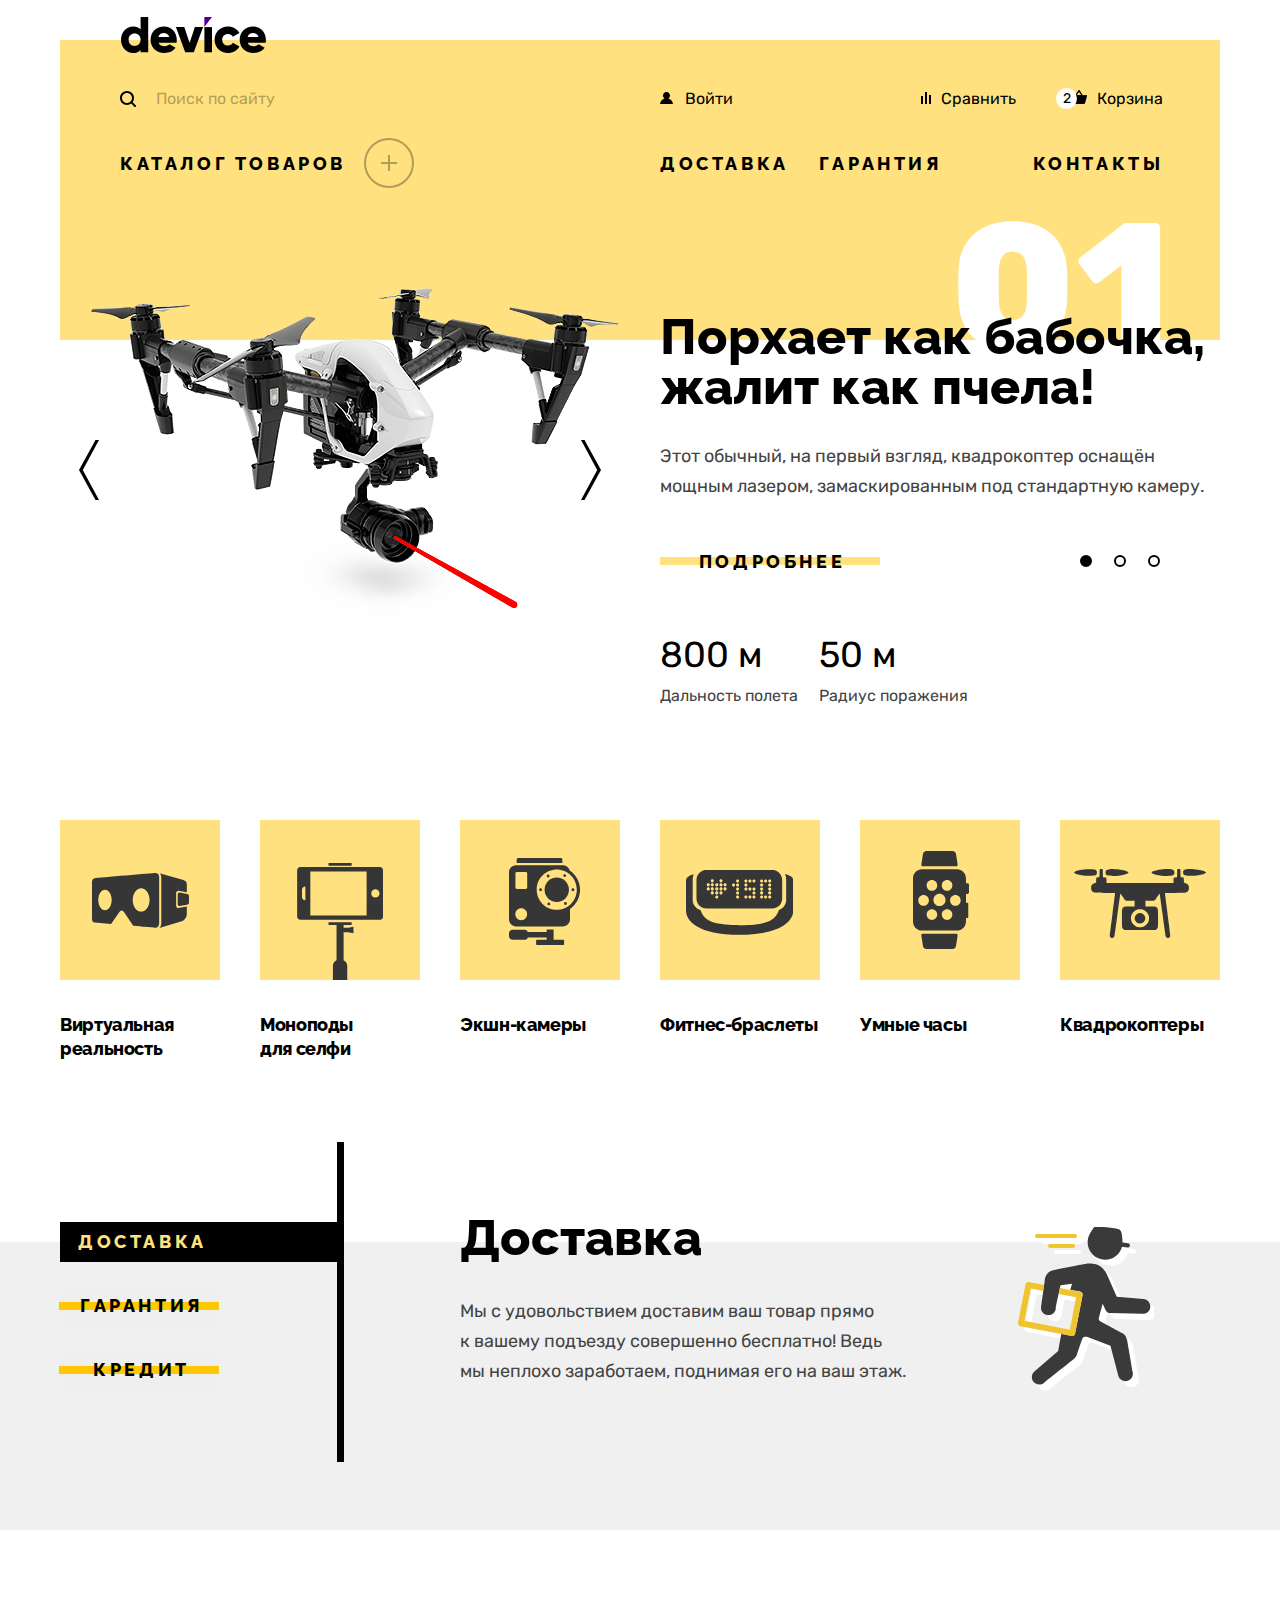
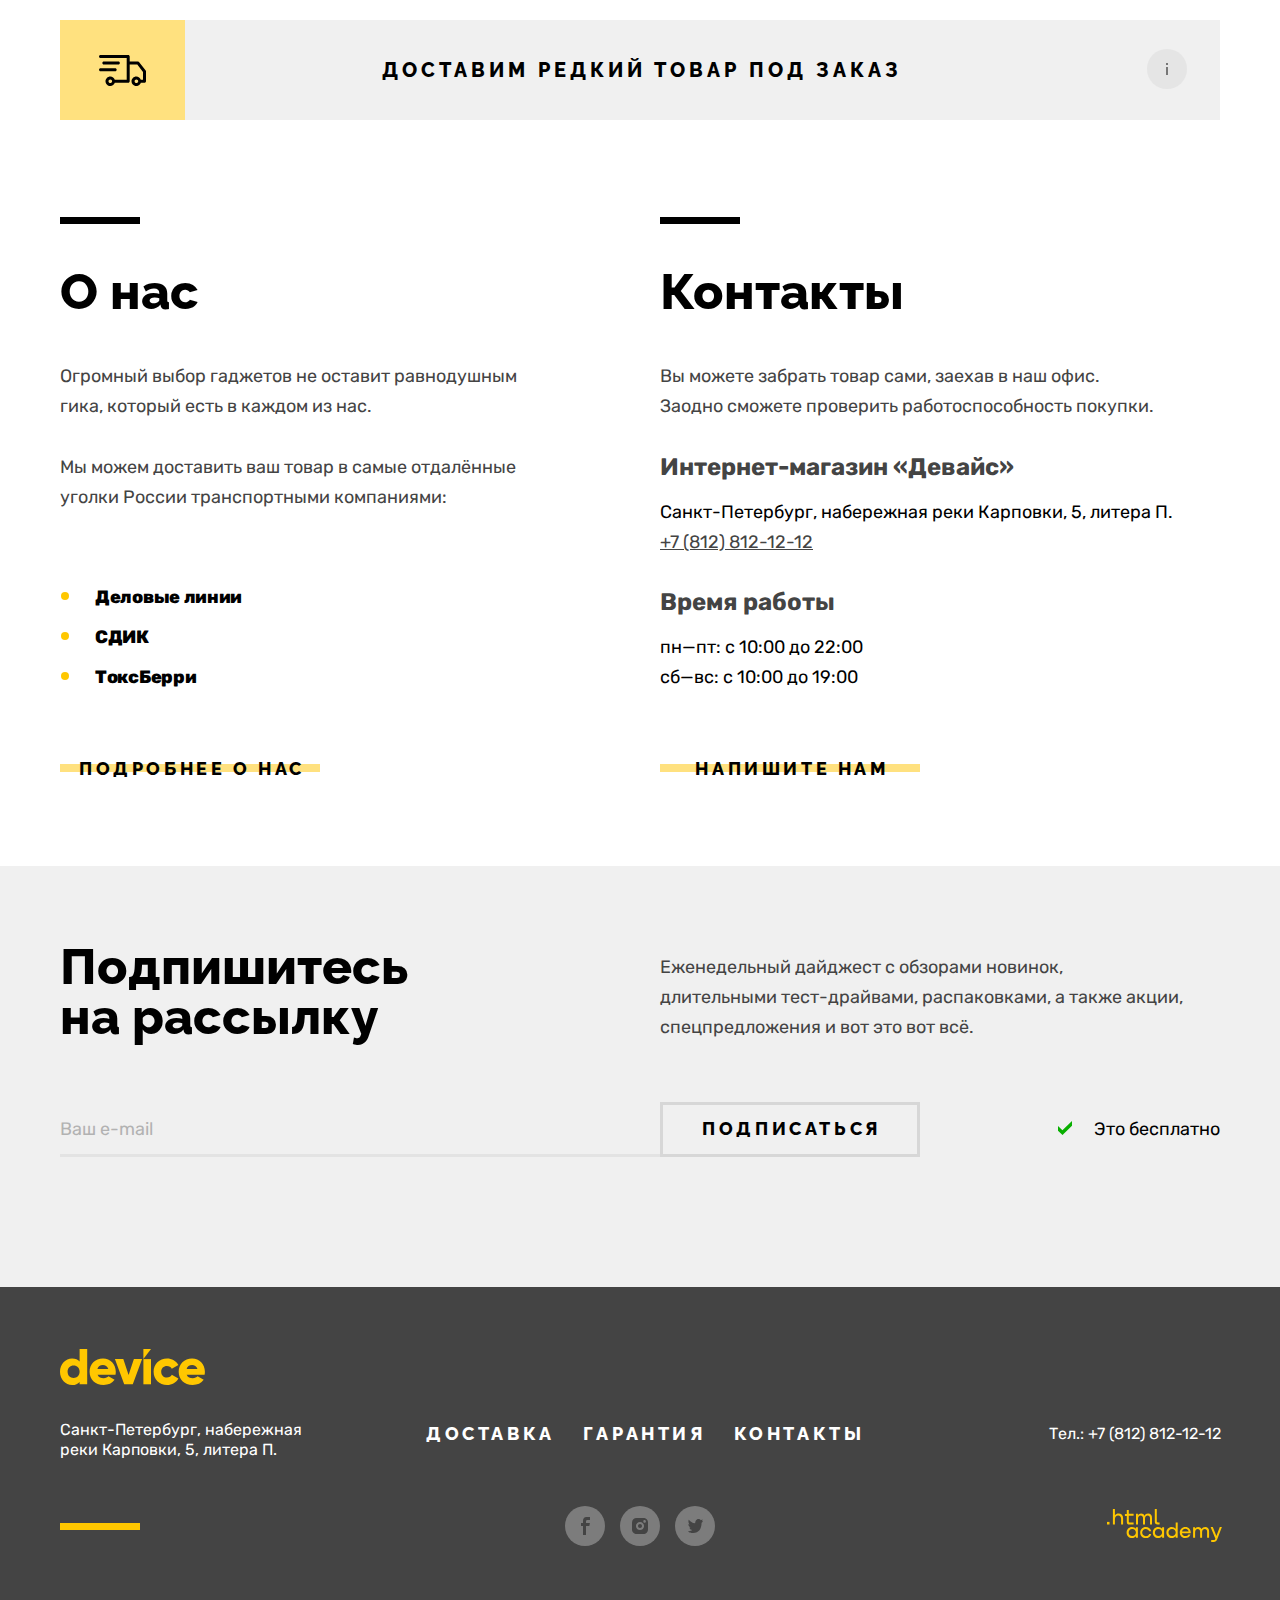
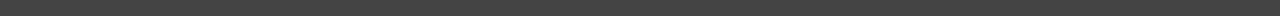
<file: index.html>
<!DOCTYPE html>
<html lang="ru">

  <head>
    <title>HTML Academy: Девайс</title>
    <meta charset="UTF-8">
    <meta name="description" content="Описание контента">
    <meta name="keywords" content="Ключевые, слова, через, запятую">
    <link rel="icon" type="image/x-icon" href="images/favicon.png">
    <link rel="stylesheet" href="css/style.css">
  </head>

  <body class="page">

    <!-- header start -->
      <header class="header container">
        <div class="header__inner">

          <a class="header__logo-link">
            <img class="header__logo-link-image" src="images/device-header.svg" width="145" height="36" alt="Логотип интернет магазина 'Device'.">
          </a>

          <nav class="header__navigation">

            <!-- header__top start -->
              <div class="header__top">

                <!-- header-search start -->
                  <form class="header-search header__search-form" action="https://echo.htmlacademy.ru" method="get">
                    <label class="header-search__label" for="search">
                      <span class="visually-hidden">Поиск по сайту.</span>
                    </label>
                    <input class="header-search__input" id="search" name="site-search" type="search" placeholder="Поиск по сайту" autocomplete="off">
                    <button class="header-search__submit" type="submit">Найти</button>
                  </form>
                <!-- header-search end -->

                  <a class="header__top-link header__top-link--user" href="#">Войти</a>
                  <a class="header__top-link header__top-link--compare" href="#">Сравнить</a>

                  <!-- header__top-basket start -->
                    <div class="header__top-basket">
                      <a class="header__top-link header__top-link--basket" href="#">Корзина</a>
                      <div class="header__top-basket-block">
                        <ul class="header__top-basket-list">
                          <li class="header__top-basket-item">
                            <a class="header__top-basket-link" href="#">
                              <img class="header__top-basket-link-image" src="images/selfie-stick-amateur-basket.png" width="41" height="43" alt="Любительская селфи-палка.">
                              <span class="header__top-basket-link-text">Любительская <br /> селфи-палка</span>
                            </a>
                            <button class="header__top-basket-button" type="button">
                              <span class="visually-hidden">Удаление товара.</span>
                            </button>
                          </li>
                          <li class="header__top-basket-item">
                            <a class="header__top-basket-link" href="#">
                              <img class="header__top-basket-link-image" src="images/selfie-stick-professional-basket.png" width="41" height="43" alt="Профессиональная селфи-палка.">
                              <span class="header__top-basket-link-text">Профессиональная <br /> селфи-палка</span>
                            </a>
                            <button class="header__top-basket-button" type="button">
                              <span class="visually-hidden">Удаление товара.</span>
                            </button>
                          </li>
                        </ul>
                        <div class="header__top-basket-goods">
                          <p class="header__top-basket-goods-text">Товаров: 2</p>
                          <p class="header__top-basket-goods-text">Сумма: 2000 ₽</p>
                        </div>
                        <button class="header__top-basket-open widescale" type="button">Открыть корзину</button>
                      </div>
                    </div>
                  <!-- header__top-basket end -->

              </div>
            <!-- header__top end -->

            <!-- header__bottom start -->
              <ul class="header__bottom-list">
                <li class="header__bottom-item header__bottom-item--catalog" tabindex="1">
                  <a class="header__bottom-link header__bottom-link--catalog widescale" href="catalog.html">Каталог товаров</a>
                    <ul class="header__bottom-catalog-list">
                      <li class="header__bottom-catalog-item">
                        <a class="header__bottom-catalog-link" href="#">Виртуальная реальность</a>
                      </li>
                      <li class="header__bottom-catalog-item">
                        <a class="header__bottom-catalog-link" href="#">Моноподы для cелфи</a>
                      </li>
                      <li class="header__bottom-catalog-item">
                        <a class="header__bottom-catalog-link" href="#">Экшн-камеры</a>
                      </li>
                      <li class="header__bottom-catalog-item">
                        <a class="header__bottom-catalog-link" href="#">Фитнес-браслеты</a>
                      </li>
                      <li class="header__bottom-catalog-item">
                        <a class="header__bottom-catalog-link" href="#">Умные часы</a>
                      </li>
                      <li class="header__bottom-catalog-item">
                        <a class="header__bottom-catalog-link" href="#">Квадрокоптеры</a>
                      </li>
                    </ul>
                </li>
                <li class="header__bottom-item">
                  <a class="header__bottom-link widescale" href="#">Доставка</a>
                </li>
                <li class="header__bottom-item">
                  <a class="header__bottom-link widescale" href="#">Гарантия</a>
                </li>
                <li class="header__bottom-item">
                  <a class="header__bottom-link widescale" href="#">Контакты</a>
                </li>
              </ul>
            <!-- header__bottom end -->

          </nav>

        </div>
      </header>
    <!-- header end -->

    <!-- main start -->
      <main class="main">
        <h1 class="visually-hidden">Главная страница интернет магазина 'Device'</h1>

          <!-- promo-slider start -->
            <section class="promo-slider container">
              <h2 class="visually-hidden">Промо-слайд интернет магазина 'Device'</h2>

              <ul class="promo-slider__list">
                <li class="promo-slider__item promo-slider__item--current">
                  <div class="promo-slider__images">
                    <img class="promo-slider__image" src="images/quadcopter.png" width="560" height="560" alt="Квадрокоптер.">
                  </div>
                  <div class="promo-slider__description">
                    <h3 class="promo-slider__title title">Порхает как бабочка, жалит как пчела!</h3>
                    <p class="promo-slider__text">Этот обычный, на первый взгляд, квадрокоптер оснащён мощным лазером, замаскированным под стандартную камеру.</p>
                    <a class="promo-slider__link widescale widescale--effect" href="#">Подробнее</a>
                    <dl class="promo-slider__term-list">
                      <div class="promo-slider__term-block">
                        <dt class="promo-slider__term-description">800 м</dt>
                        <dd class="promo-slider__term-definition">Дальность полета</dd>
                      </div>
                      <div class="promo-slider__term-block">
                        <dt class="promo-slider__term-description">50 м</dt>
                        <dd class="promo-slider__term-definition">Радиус поражения</dd>
                      </div>
                    </dl>
                  </div>
                </li>
                <li class="promo-slider__item">
                  <div class="promo-slider__images">
                    <img class="promo-slider__image" src="images/fitness-bracelets.png" width="560" height="560" alt="Фитнес-браслет.">
                  </div>
                  <div class="promo-slider__description">
                    <h3 class="promo-slider__title title">Худеем <br /> правильно!</h3>
                    <p class="promo-slider__text">Мотивирующие фитнес-браслеты помогут найти в себе силы не пропускать занятия и соблюдать диету.</p>
                    <a class="promo-slider__link widescale widescale--effect" href="#">Подробнее</a>
                    <dl class="promo-slider__term-list">
                      <div class="promo-slider__term-block">
                        <dt class="promo-slider__term-description">48 часов</dt>
                        <dd class="promo-slider__term-definition">Без подзарядки</dd>
                      </div>
                    </dl>
                  </div>
                </li>
                <li class="promo-slider__item">
                  <div class="promo-slider__images">
                    <img class="promo-slider__image" src="images/selfie-stick.png" width="560" height="560" alt="Селфи-палка.">
                  </div>
                  <div class="promo-slider__description">
                    <h3 class="promo-slider__title title">Делай селфи, <br /> как Бен Стиллер! </h3>
                    <p class="promo-slider__text">Самая длинная палка для селфи доступна в нашем магазине. Восемь (Восемь, Карл!) метров длиной и весом всего 5 кг.</p>
                    <a class="promo-slider__link widescale widescale--effect" href="#">Подробнее</a>
                    <dl class="promo-slider__term-list">
                      <div class="promo-slider__term-block promo-slider__term-block--selfie-stick">
                        <dt class="promo-slider__term-description">8,5 м</dt>
                        <dd class="promo-slider__term-definition">Длина палки</dd>
                      </div>
                      <div class="promo-slider__term-block promo-slider__term-block--selfie-stick">
                        <dt class="promo-slider__term-description">5 кг</dt>
                        <dd class="promo-slider__term-definition">Вес палки</dd>
                      </div>
                      <div class="promo-slider__term-block">
                        <dt class="promo-slider__term-description">Карбон</dt>
                        <dd class="promo-slider__term-definition">Материал</dd>
                      </div>
                    </dl>
                  </div>
                </li>
              </ul>

              <button class="promo-slider__button promo-slider__button--prev" type="button">
                <span class="visually-hidden">Предыдущий слайд.</span>
              </button>
              <button class="promo-slider__button promo-slider__button--next" type="button">
                <span class="visually-hidden">Следующий слайд.</span>
              </button>

              <ul class="promo-slider__point-list">
                <li class="promo-slider__point-item">
                  <button class="promo-slider__point-button promo-slider__point-button--active" type="button">
                    <span class="visually-hidden">Первый слайд.</span>
                  </button>
                </li>
                <li class="promo-slider__point-item">
                  <button class="promo-slider__point-button" type="button">
                    <span class="visually-hidden">Второй слайд.</span>
                  </button>
                </li>
                <li class="promo-slider__point-item">
                  <button class="promo-slider__point-button" type="button">
                    <span class="visually-hidden">Третий слайд.</span>
                  </button>
                </li>
              </ul>

            </section>
          <!-- promo-slider end -->

          <!-- goods start -->
            <section class="goods container">
              <h2 class="visually-hidden">Товары</h2>
              <ul class="goods__list">
                <li class="goods__item">
                  <a class="goods__link" href="#">
                    <img class="goods__image goods__image--virtual-reality" src="images/virtual-reality.svg" width="97" height="55" alt="Виртуальная реальность.">
                  </a>
                  <span class="goods__text">Виртуальная реальность</span>
                </li>
                <li class="goods__item">
                  <a class="goods__link" href="#">
                    <img class="goods__image goods__image--monopods-for-selfie" src="images/monopods-for-selfie.svg" width="86" height="117" alt="Моноподы для селфи.">
                  </a>
                  <span class="goods__text">Моноподы <br /> для селфи</span>
                </li>
                <li class="goods__item">
                  <a class="goods__link" href="#">
                    <img class="goods__image goods__image--action-cameras" src="images/action-cameras.svg" width="71" height="87" alt="Экшн-камеры.">
                  </a>
                  <span class="goods__text">Экшн-камеры</span>
                </li>
                <li class="goods__item">
                  <a class="goods__link" href="#">
                    <img class="goods__image goods__image--fitness-bracelets" src="images/fitness-bracelets.svg" width="107" height="65" alt="Фитнес-браслеты.">
                  </a>
                  <span class="goods__text">Фитнес-браслеты</span>
                </li>
                <li class="goods__item">
                  <a class="goods__link" href="#">
                    <img class="goods__image goods__image--smart-watch" src="images/smart-watch.svg" width="56" height="98" alt="Умные часы.">
                  </a>
                  <span class="goods__text">Умные часы</span>
                </li>
                <li class="goods__item">
                  <a class="goods__link" href="#">
                    <img class="goods__image goods__image--quadrocopters" src="images/quadrocopters.svg" width="132" height="69" alt="Квадрокоптеры.">
                  </a>
                  <span class="goods__text">Квадрокоптеры</span>
                </li>
              </ul>
            </section>
          <!-- goods end -->

          <!-- services start -->
            <section class="services">
              <div class="services__inner container">
                <h2 class="visually-hidden">Услуги</h2>

                <ul class="services__menu-list">
                  <li class="services__menu-item">
                    <button class="services__menu-button services__menu-button--current widescale widescale--effect" type="button">Доставка</button>
                  </li>
                  <li class="services__menu-item">
                    <button class="services__menu-button widescale widescale--effect" type="button">Гарантия</button>
                  </li>
                  <li class="services__menu-item">
                    <button class="services__menu-button widescale widescale--effect" type="button">Кредит</button>
                  </li>
                </ul>

                <ul class="services__description-list">
                  <li class="services__description-item services__description-item--current">
                    <h3 class="services__description-title title">Доставка</h3>
                    <p class="services__description-text">Мы с удовольствием доставим ваш товар прямо <br /> к вашему подъезду совершенно бесплатно! Ведь <br /> мы неплохо заработаем, поднимая его на ваш этаж.</p>
                  </li>
                  <li class="services__description-item">
                    <h3 class="services__description-title title">Гарантия</h3>
                    <p class="services__description-text">Если из-за возгорания купленного у нас товара у вас сгорит дом — не переживайте, мы выдадим вам новый. Товар, не дом, конечно же.</p>
                  </li>
                  <li class="services__description-item">
                    <h3 class="services__description-title title">Кредит</h3>
                    <p class="services__description-text">Залезть в долговую яму стало проще! Кредитные консультанты подберут для вас наиболее выгодные условия кредита. Выгодные для банка, разумеется.</p>
                  </li>
                </ul>

              </div>
            </section>
          <!-- services end -->

          <!-- rare-commodity start -->
            <section class="rare-commodity">
              <h2 class="visually-hidden">Доставка товара</h2>
              <a class="rare-commodity__link" href="#">Доставим редкий товар под заказ</a>
            </section>
          <!-- rare-commodity end -->

          <!-- about-section start -->
            <div class="about-section container">

              <!-- about-us start -->
                <section class="about-us">
                  <h2 class="about-us__title title">О нас</h2>
                  <p class="about-us__description">Огромный выбор гаджетов не оставит равнодушным <br /> гика, который есть в каждом из нас.</p>
                  <p class="about-us__description"> Мы можем доставить ваш товар в самые отдалённые <br /> уголки России транспортными компаниями:</p>
                  <ul class="about-us__list">
                    <li class="about-us__item">Деловые линии</li>
                    <li class="about-us__item">СДИК</li>
                    <li class="about-us__item">ТоксБерри</li>
                  </ul>
                  <a class="about-us__link widescale widescale--effect" href="#">Подробнее о нас</a>
                </section>
              <!-- about-us end -->

              <!-- contacts start -->
                <section class="contacts">
                  <h2 class="contacts__title title">Контакты</h2>
                  <p class="contacts__description">Вы можете забрать товар сами, заехав в наш офис. <br /> Заодно сможете проверить работоспособность покупки. </p>
                  <h3 class="contacts__subtitle">Интернет-магазин «Девайс»</h3>
                  <address class="contacts__address">
                    <p class="contacts__address-text">Санкт-Петербург, набережная реки Карповки, 5, литера П.</p>
                    <a class="contacts__tel" href="tel:78128121212">+7 (812) 812-12-12</a>
                  </address>
                  <h3 class="contacts__subtitle">Время работы</h3>
                  <ul class="contacts__list">
                    <li class="contacts__item">пн—пт: с 10:00 до 22:00</li>
                    <li class="contacts__item">сб—вс: с 10:00 до 19:00</li>
                  </ul>
                  <a class="contacts__link widescale widescale--effect" href="#">Напишите нам</a>
                </section>
              <!-- contacts end -->

            </div>
          <!-- about-section end -->

          <!-- distribution start -->
            <section class="distribution">
              <div class="distribution__inner container">
                <div class="distribution__top">
                  <h2 class="distribution__title title">Подпишитесь <br /> на рассылку</h2>
                  <p class="distribution__description">Еженедельный дайджест с обзорами новинок, <br /> длительными тест-драйвами, распаковками, а также акции, спецпредложения и вот это вот всё.</p>
                </div>
                <div class="distribution__bottom">
                  <form class="distribution__form" action="https://echo.htmlacademy.ru" method="post">
                    <label class="visually-hidden" for="your-email-binding">Ваш e-mail.</label>
                    <input class="distribution__email" name="your-emali" id="your-email-binding" type="email" placeholder="Ваш e-mail" required>
                    <button class="distribution__submit widescale" type="submit"> <!-- Класс distribution__email--error для состояние ошибки -->
                      Подписаться
                    </button>
                  </form>
                  <p class="distribution__text">Это бесплатно</p>
                </div>
              </div>
            </section>
          <!-- distribution end -->

      </main>
    <!-- main end -->

    <!-- footer start -->
      <footer class="footer">
        <div class="footer__inner container">

          <a class="footer__logo-link">
            <img class="footer__logo-image" src="images/device-footer.svg" width="145" height="36" alt="Логотип интернет магазина 'Device'.">
          </a>

          <div class="footer__navigation">
            <p class="footer__navigation-text">Санкт-Петербург, набережная <br /> реки Карповки, 5, литера П.</p>
            <ul class="footer__navigation-list">
              <li class="footer__navigation-item">
                <a class="footer__navigation-link widescale" href="#">Доставка</a>
              </li>
              <li class="footer__navigation-item">
                <a class="footer__navigation-link widescale" href="#">Гарантия</a>
              </li>
              <li class="footer__navigation-item">
                <a class="footer__navigation-link widescale" href="#">Контакты</a>
              </li>
            </ul>
            <a class="footer__navigation-tel" href="tel:78128121212">Тел.: +7 (812) 812-12-12</a>
          </div>

          <div class="footer__social-block">
            <ul class="footer__social">
              <li class="footer__social-item">
                <a class="footer__social-link footer__social-link--fb" href="https://www.facebook.com/htmlacademy">
                  <span class="visually-hidden">Фэйсбук.</span>
                  <svg width="9" height="18" viewBox="0 0 9 18" fill="none" xmlns="http://www.w3.org/2000/svg">
                    <path d="M6.5 3H9V0H5.6C2.8 0 2 1.7 2 4.2V6H0V9H2V18H5V9H8.3L8.9 6H5V4.5C5 3.7 5.3 3 6.5 3Z" fill="#444444"/>
                  </svg>
                </a>
              </li>
              <li class="footer__social-item">
                <a class="footer__social-link footer__social-link--in" href="https://www.instagram.com/htmlacademy">
                  <span class="visually-hidden">Инстаграм.</span>
                  <svg width="16" height="16" viewBox="0 0 16 16" fill="none" xmlns="http://www.w3.org/2000/svg">
                    <path d="M8 10C9.10457 10 10 9.10457 10 8C10 6.89543 9.10457 6 8 6C6.89543 6 6 6.89543 6 8C6 9.10457 6.89543 10 8 10Z" fill="#444444"/>
                    <path d="M14.7 1.3C13.8 0.4 12.7 0 11.3 0H4.7C1.9 0 0 1.9 0 4.7V11.3C0 12.7 0.4 13.9 1.4 14.7C2.3 15.6 3.4 16 4.7 16H11.3C12.7 16 13.9 15.6 14.7 14.7C15.5 13.8 16 12.7 16 11.3V4.7C16 3.3 15.6 2.1 14.7 1.3ZM8 12.1C5.8 12.1 3.9 10.3 3.9 8C3.9 5.7 5.8 3.9 8 3.9C10.2 3.9 12.1 5.7 12.1 8C12.1 10.3 10.2 12.1 8 12.1ZM12.6 4.7C11.9 4.7 11.3 4.2 11.3 3.4C11.3 2.6 11.8 2.1 12.6 2.1C13.3 2.1 13.9 2.7 13.9 3.4C13.9 4.1 13.3 4.7 12.6 4.7Z" fill="#444444"/>
                  </svg>
                </a>
              </li>
              <li class="footer__social-item">
                <a class="footer__social-link footer__social-link--tw" href="https://www.twitter.com/htmlacademy_ru">
                  <span class="visually-hidden">Твиттер.</span>
                  <svg width="15" height="14" viewBox="0 0 15 14" fill="none" xmlns="http://www.w3.org/2000/svg">
                    <g clip-path="url(#clip0_22:176)">
                    <path d="M9.7 0.099998C11.2 -0.400002 12.3 0.399998 12.9 1.2C13.4 0.999998 14 0.799998 14.6 0.599998C14.6 1.4 14.1 2 13.8 2.2C14.5 2.4 15 1.8 15 1.8C14.9 2.7 14.1 3.5 13.6 3.7C13.4 10 10.8 14.1 4.7 14C4.2 14 4.8 14 4.3 14C4 14 0.6 13.6 0 12.2C2 12.4 3.4 11.8 4.1 11.1C3.3 10.8 1.7 10.7 1.5 8.3C1.8 8.5 2 8.6 2.6 8.5C1.5 7.7 0.3 7 0.4 5C0.7 5.3 1.3 5.5 1.6 5.4C1 5.2 -0.2 2.3 0.8 0.799998C2.4 2.5 4.1 4.2 7.1 4.3C7.3 2.2 8.1 0.799998 9.7 0.099998Z" fill="#444444"/>
                    </g>
                    <defs>
                    <clipPath id="clip0_22:176">
                    <rect width="15" height="14" fill="white"/>
                    </clipPath>
                    </defs>
                  </svg>
                </a>
              </li>
            </ul>
          </div>

          <a class="footer__htmlacademy-link" href="https://htmlacademy.ru">
            <svg width="115" height="34" viewBox="0 0 115 34" fill="none" xmlns="http://www.w3.org/2000/svg">
              <path d="M0 12.8999V15.4999H2.5V12.8999H0Z" fill="#FFC700"/>
              <path d="M11.6 4.5C10 4.5 8.80002 5.2 8.00002 6.2H7.90002V0H5.90002V15.5H7.90002V10.2C7.90002 8.1 9.20002 6.6 11.2 6.6C13 6.6 14.1 8 14.1 9.8V15.5H16.1V9.4C16.2 6.4 14.3 4.5 11.6 4.5Z" fill="#FFC700"/>
              <path d="M26.6 4.8001H21.8V1.1001H19.8V4.9001H17.9V6.9001H19.8V12.9001C19.8 14.6001 20.8 15.6001 22.5 15.6001H26.6V13.6001H22.9C22.2 13.6001 21.8 13.2001 21.8 12.5001V6.8001H26.6V4.8001Z" fill="#FFC700"/>
              <path d="M41.1 4.6001C39.5 4.6001 38.2 5.4001 37.6 6.7001H37.5C36.9 5.5001 35.7 4.6001 34.1 4.6001C32.7 4.6001 31.6 5.4001 31 6.4001H30.9V4.8001H29V15.4001H31V10.0001C31 8.0001 32 6.5001 33.6 6.5001C35.1 6.5001 36 7.5001 36 9.1001V15.4001H38V9.8001C38 7.4001 39.4 6.5001 40.6 6.5001C42.1 6.5001 43 7.5001 43 9.1001V15.4001H45V8.9001C45.1 6.4001 43.6 4.6001 41.1 4.6001Z" fill="#FFC700"/>
              <path d="M47.8 12.7C47.8 14.4 48.8 15.4 50.6 15.4H52.6V13.4H50.9001C50.2001 13.4 49.8 13 49.8 12.3V0H47.8V12.7Z" fill="#FFC700"/>
              <path d="M28.9 19.6999C28 18.5999 26.7 17.8999 25 17.8999C21.9 17.8999 19.6 20.1999 19.6 23.4999C19.6 26.7999 21.9 29.0999 25 29.0999C26.8 29.0999 28 28.2999 28.8 27.1999H28.9V28.7999H30.9V18.1999H28.9V19.6999ZM25.3 27.0999C23.1 27.0999 21.7 25.4999 21.7 23.4999C21.7 21.4999 23.1 19.8999 25.3 19.8999C27.5 19.8999 28.9 21.4999 28.9 23.4999C28.9 25.3999 27.5 27.0999 25.3 27.0999Z" fill="#FFC700"/>
              <path d="M44.2 21.9999C43.7 19.5999 41.5999 17.8999 38.7999 17.8999C35.3999 17.8999 33.2 20.3999 33.2 23.4999C33.2 26.5999 35.3999 29.0999 38.7999 29.0999C41.5999 29.0999 43.7 27.2999 44.2 24.8999H42.0999C41.6999 26.1999 40.3999 27.1999 38.7999 27.1999C36.5999 27.1999 35.2 25.5999 35.2 23.5999C35.2 21.5999 36.5999 19.9999 38.7999 19.9999C40.3999 19.9999 41.5999 20.9999 42.0999 22.1999H44.2V21.9999Z" fill="#FFC700"/>
              <path d="M55.1 19.6999C54.2 18.5999 52.9001 17.8999 51.2001 17.8999C48.1001 17.8999 45.8 20.1999 45.8 23.4999C45.8 26.7999 48.1001 29.0999 51.2001 29.0999C53.0001 29.0999 54.2 28.2999 55 27.1999H55.1V28.7999H57.1V18.1999H55.1V19.6999ZM51.5 27.0999C49.3 27.0999 47.9001 25.4999 47.9001 23.4999C47.9001 21.4999 49.3 19.8999 51.5 19.8999C53.7 19.8999 55.1 21.4999 55.1 23.4999C55.1 25.3999 53.6 27.0999 51.5 27.0999Z" fill="#FFC700"/>
              <path d="M68.7 19.7999C67.8 18.6999 66.5 17.8999 64.8 17.8999C61.7 17.8999 59.4 20.1999 59.4 23.4999C59.4 26.7999 61.6 29.0999 64.8 29.0999C66.5 29.0999 67.8 28.2999 68.6 27.2999H68.7V28.7999H70.7V13.3999H68.7V19.7999ZM65.1 27.0999C62.9 27.0999 61.5 25.4999 61.5 23.4999C61.5 21.4999 62.9 19.8999 65.1 19.8999C67.3 19.8999 68.7 21.4999 68.7 23.4999C68.6 25.4999 67.2 27.0999 65.1 27.0999Z" fill="#FFC700"/>
              <path d="M78.3 17.8999C75 17.8999 72.8 20.3999 72.8 23.4999C72.8 26.4999 74.9 29.0999 78.3 29.0999C80.8 29.0999 82.8 27.7999 83.5 25.4999H81.4C80.9 26.4999 79.8 27.0999 78.4 27.0999C76.5 27.0999 75.1 25.7999 75 24.1999H83.8C84 20.5999 81.8 17.8999 78.3 17.8999ZM78.3 19.7999C80 19.7999 81.3 20.7999 81.6 22.3999H75.1C75.4 20.8999 76.6 19.7999 78.3 19.7999Z" fill="#FFC700"/>
              <path d="M98.2 17.8999C96.6 17.8999 95.3 18.6999 94.6 19.8999H94.5C93.9 18.6999 92.7 17.8999 91.1 17.8999C89.7 17.8999 88.6 18.5999 88 19.6999V18.1999H86.1V28.7999H88.1V23.3999C88.1 21.3999 89.1 19.9999 90.7 19.8999C92.2 19.8999 93.1 20.8999 93.1 22.4999V28.7999H95.1V23.1999C95.1 20.7999 96.5 19.8999 97.7 19.8999C99.2 19.8999 100.1 20.8999 100.1 22.4999V28.7999H102.1V22.2999C102.2 19.6999 100.7 17.8999 98.2 17.8999Z" fill="#FFC700"/>
              <path d="M109.4 27.0001L105.8 18.1001H103.6L108.4 29.7001C108.1 30.6001 107.7 30.9001 106.7 30.9001H104.2V32.9001H106.7C108.5 32.9001 109.5 32.1001 110.2 30.3001L114.9 18.1001H112.8L109.4 27.0001Z" fill="#FFC700"/>
            </svg>
          </a>
        </div>
      </footer>
    <!-- footer end -->

    <!-- modal-window start-->
      <div class="modal-window"> <!-- modal-window--active для открытие модального окна-->
        <div class="modal-window__order">
          <section class="modal-window__block">
            <h2 class="modal-window__title title">Доставка под заказ</h2>
            <button class="modal-window__close" type="button">
              <span class="visually-hidden">Закрыть</span>
            </button>
            <form class="modal-window__form" action="https://echo.htmlacademy.ru" method="post">
              <div class="modal-window__data">
                <p class="modal-window__field">
                  <label class="modal-window__label" for="modal-name">Ваше имя:</label>
                  <input class="modal-window__input modal-window__input--name" id="modal-name" name="modal-window-name" type="text" placeholder="Имя Фамилия">
                  <span class="modal-window__under modal-window__under--name">Пожалуйста, представьтесь</span>
                </p>
                <p class="modal-window__field">
                  <label class="modal-window__label" for="modal-email">Ваш e-mail:</label>
                  <input class="modal-window__input modal-window__input--email" id="modal-email" name="modal-window-email" type="email" placeholder="Введите e-mail">
                  <span class="modal-window__under">Подпись под полем для ввода</span>
                </p>
              </div>
              <div class="modal-window__data modal-window__data--addition">
                <p class="modal-window__field">
                  <label class="modal-window__label" for="modal-description">Что нужно привезти:</label>
                  <input class="modal-window__input modal-window__input--description" id="modal-description" name="modal-window-description" type="text" placeholder="В свободной форме">
                </p>
                <div class="modal-window__data-number">
                  <label class="modal-window__label modal-window__label--number">Количество:</label>
                  <span class="modal-window__info" tabindex="0"></span>
                  <div class="modal-window__info-description">
                    <p class="modal-window__info-text">Постараемся найти, сколько нужно. Привезём сколько получится по требованиям <br /> к провозу багажа.</p>
                  </div>
                  <p class="modal-window__field modal-window__field--number" tabindex="0">
                    <button class="modal-window__button modal-window__button--minus" type="button">
                      <span class="visually-hidden">Убавить товар</span>
                    </button>
                    <span class="modal-window__number">1</span>
                    <button class="modal-window__button modal-window__button--plus" type="button">
                      <span class="visually-hidden">Прибавить товар</span>
                    </button>
                  </p>
                </div>
              </div>
              <button class="modal-window__submit widescale widescale--effect" type="submit">Отправить</button>
            </form>
          </section>
        </div>
      </div>

  </body>

</html>
</file>
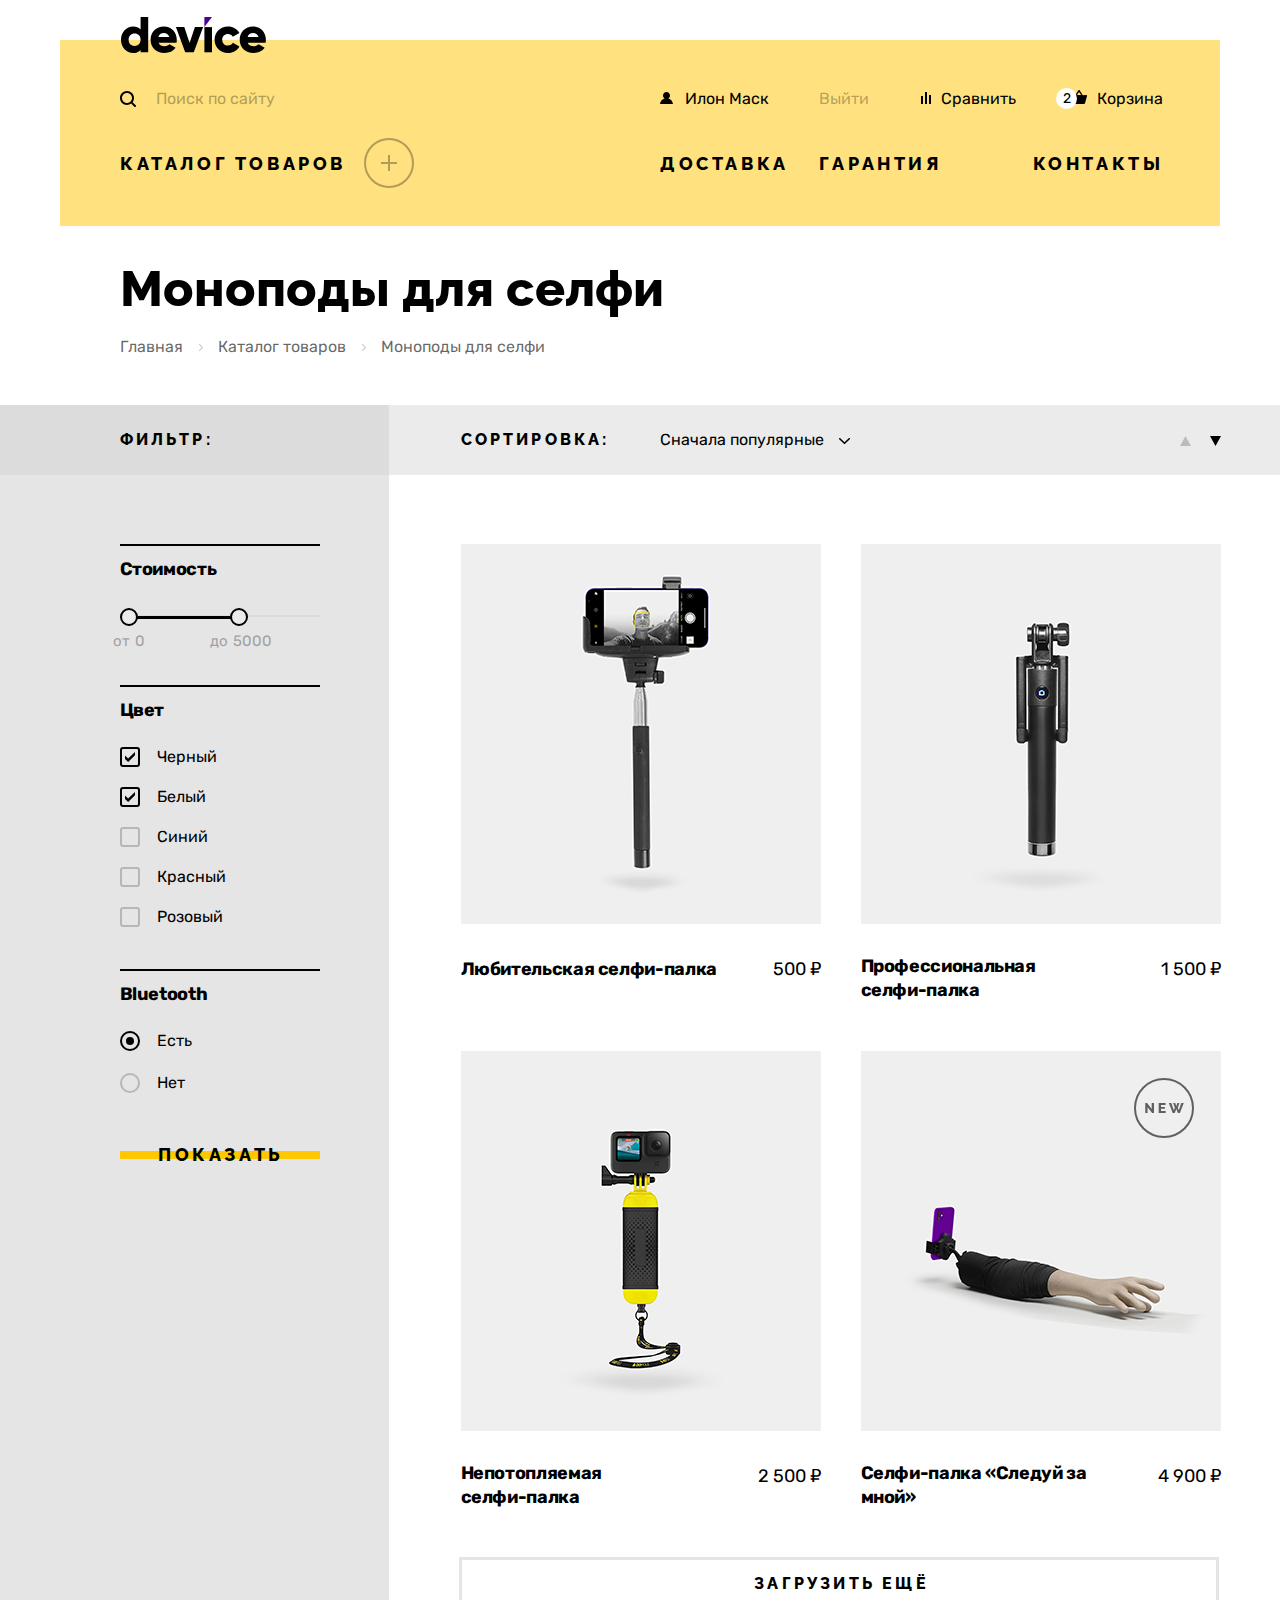
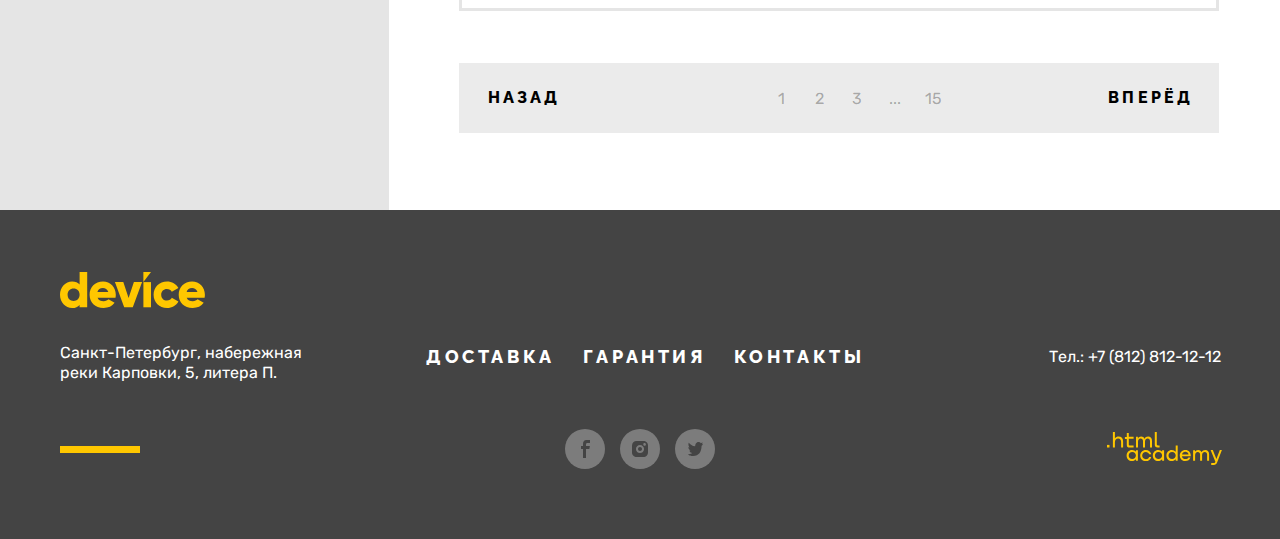
<file: catalog.html>
<!DOCTYPE html>
<html lang="ru">

  <head>
    <title>HTML Academy: Девайс-каталог</title>
    <meta charset="UTF-8">
    <meta name="description" content="Описание контента">
    <meta name="keywords" content="Ключевые, слова, через, запятую">
    <link rel="icon" type="image/x-icon" href="images/favicon.png">
    <link rel="stylesheet" href="css/style.css">
  </head>

  <body class="page">

    <!-- header start -->
      <header class="header container">
        <div class="header__inner header__inner--catalog">

          <a class="header__logo-link" href="index.html">
            <img class="header__logo-link-image" src="images/device-header.svg" width="145" height="36" alt="Логотип интернет магазина 'Device'.">
          </a>

          <nav class="header__navigation">

            <!-- header__top start -->
              <div class="header__top">

                <!-- header-search start -->
                  <form class="header-search header__search-form" action="https://echo.htmlacademy.ru" method="get">
                    <label class="header-search__label" for="search">
                      <span class="visually-hidden">Поиск по сайту.</span>
                    </label>
                    <input class="header-search__input" id="search" name="site-search" type="search" placeholder="Поиск по сайту" autocomplete="off">
                    <button class="header-search__submit" type="submit">Найти</button>
                  </form>
                <!-- header-search end -->

                  <a class="header__top-link header__top-link--user header__top-link-catalog header__top-link-catalog--name" href="#">Илон Маск</a>
                  <a class="header__top-link header__top-link--log-off" href="#">Выйти</a>
                  <a class="header__top-link header__top-link--compare" href="#">Сравнить</a>

                  <!-- header__top-basket start -->
                    <div class="header__top-basket">
                      <a class="header__top-link header__top-link--basket" href="#">Корзина</a>
                      <div class="header__top-basket-block">
                        <ul class="header__top-basket-list">
                          <li class="header__top-basket-item">
                            <a class="header__top-basket-link" href="#">
                              <img class="header__top-basket-link-image" src="images/selfie-stick-amateur-basket.png" width="41" height="43" alt="Любительская селфи-палка.">
                              <span class="header__top-basket-link-text">Любительская <br /> селфи-палка</span>
                            </a>
                            <button class="header__top-basket-button" type="button">
                              <span class="visually-hidden">Удаление товара.</span>
                            </button>
                          </li>
                          <li class="header__top-basket-item">
                            <a class="header__top-basket-link" href="#">
                              <img class="header__top-basket-link-image" src="images/selfie-stick-professional-basket.png" width="41" height="43" alt="Профессиональная селфи-палка.">
                              <span class="header__top-basket-link-text">Профессиональная <br /> селфи-палка</span>
                            </a>
                            <button class="header__top-basket-button" type="button">
                              <span class="visually-hidden">Удаление товара.</span>
                            </button>
                          </li>
                        </ul>
                        <div class="header__top-basket-goods">
                          <p class="header__top-basket-goods-text">Товаров: 2</p>
                          <p class="header__top-basket-goods-text">Сумма: 2000 ₽</p>
                        </div>
                        <button class="header__top-basket-open widescale" type="button">Открыть корзину</button>
                      </div>
                    </div>
                  <!-- header__top-basket end -->

              </div>
            <!-- header__top end -->

            <!-- header__bottom start -->
              <ul class="header__bottom-list">
                <li class="header__bottom-item header__bottom-item--catalog" tabindex="1">
                  <a class="header__bottom-link header__bottom-link--catalog widescale" href="catalog.html">Каталог товаров</a>
                    <ul class="header__bottom-catalog-list">
                      <li class="header__bottom-catalog-item">
                        <a class="header__bottom-catalog-link" href="#">Виртуальная реальность</a>
                      </li>
                      <li class="header__bottom-catalog-item">
                        <a class="header__bottom-catalog-link" href="#">Моноподы для cелфи</a>
                      </li>
                      <li class="header__bottom-catalog-item">
                        <a class="header__bottom-catalog-link" href="#">Экшн-камеры</a>
                      </li>
                      <li class="header__bottom-catalog-item">
                        <a class="header__bottom-catalog-link" href="#">Фитнес-браслеты</a>
                      </li>
                      <li class="header__bottom-catalog-item">
                        <a class="header__bottom-catalog-link" href="#">Умные часы</a>
                      </li>
                      <li class="header__bottom-catalog-item">
                        <a class="header__bottom-catalog-link" href="#">Квадрокоптеры</a>
                      </li>
                    </ul>
                </li>
                <li class="header__bottom-item">
                  <a class="header__bottom-link widescale" href="#">Доставка</a>
                </li>
                <li class="header__bottom-item">
                  <a class="header__bottom-link widescale" href="#">Гарантия</a>
                </li>
                <li class="header__bottom-item">
                  <a class="header__bottom-link widescale" href="#">Контакты</a>
                </li>
              </ul>
            <!-- header__bottom end -->

          </nav>

        </div>
      </header>
    <!-- header end -->

    <!-- main start -->
      <main class="main">
        <h1 class="visually-hidden">Страница каталога интернет магазина 'Device'</h1>

        <section class="main__container container">
          <div class="main__inner">
            <h2 class="main__title title">Моноподы для селфи</h2>
            <ul class="main__list">
              <li class="main__item">
                <a class="main__link" href="#">Главная</a>
              </li>
              <li class="main__item">
                <a class="main__link" href="#">Каталог товаров</a>
              </li>
              <li class="main__item">
                <span class="main__link" tabindex="0">Моноподы для селфи</span>
              </li>
            </ul>
          </div>
        </section>

        <div class="catalog">

          <!-- filters start -->
            <section class="filters">

              <div class="filters__top">
                <h2 class="filters__title widescale">Фильтр:</h2>
              </div>

              <div class="filters__form-container">
                <form class="filters__form" action="https://echo.htmlacademy.ru" method="get">
                  <div class="filters__block filters__block--range">
                    <fieldset class="filters__field">
                      <legend class="filters__subtitle">Стоимость</legend>
                        <div class="filters__range">
                          <div class="filters__range-scale">
                            <div class="filters__range-scale-bar" style="width: 119px">
                              <div class="filters__range-scale-button filters__range-scale-button--min">
                                <button class="filters__range-scale-toggle filters__range-scale-toggle--min">
                                  <span class="visually-hidden">Изменить минимальную цену</span>
                                </button>
                                <label class="filters__range-label filters__range-label--min" for="range-min">
                                  от
                                  <span class="visually-hidden">от</span>
                                </label>
                                <input class="filters__range-number" id="range-min" type="number" name="min" value="0">
                              </div>
                              <div class="filters__range-scale-button filters__range-scale-button--max">
                                <button class="filters__range-scale-toggle filters__range-scale-toggle--max">
                                  <span class="visually-hidden">Изменить максимальную цену</span>
                                </button>
                                <label class="filters__range-label filters__range-label--max" for="range-max">
                                  до
                                  <span class="visually-hidden">до</span>
                                </label>
                                <input class="filters__range-number" id="range-max" type="number" name="max" value="5000">
                              </div>
                            </div>
                          </div>
                        </div>
                    </fieldset>
                  </div>
                  <div class="filters__block filters__block--color">
                    <fieldset class="filters__field">
                      <legend class="filters__subtitle">Цвет</legend>
                      <ul class="filters__list">
                        <li class="filters__item" tabindex="0">
                          <input class="filters__checked-input visually-hidden" type="checkbox" name="color-black" id="black" tabindex="-1" checked>
                          <label class="filters__checked" for="black">Черный</label>
                        </li>
                        <li class="filters__item" tabindex="0">
                          <input class="filters__checked-input visually-hidden" type="checkbox" name="color-white" id="white" tabindex="-1" checked>
                          <label class="filters__checked" for="white">Белый</label>
                        </li>
                        <li class="filters__item" tabindex="0">
                          <input class="filters__checked-input visually-hidden" type="checkbox" name="color-blue" id="blue" tabindex="-1">
                          <label class="filters__checked" for="blue">Синий</label>
                        </li>
                        <li class="filters__item" tabindex="0">
                          <input class="filters__checked-input visually-hidden" type="checkbox" name="color-red" id="red" tabindex="-1">
                          <label class="filters__checked" for="red">Красный</label>
                        </li>
                        <li class="filters__item" tabindex="0">
                          <input class="filters__checked-input visually-hidden" type="checkbox" name="color-pink" id="pink" tabindex="-1">
                          <label class="filters__checked" for="pink">Розовый</label>
                        </li>
                      </ul>
                    </fieldset>
                  </div>
                  <div class="filters__block filters__block--bluetooth">
                    <fieldset class="filters__field">
                      <legend class="filters__subtitle">Bluetooth</legend>
                        <ul class="filters__list">
                          <li class="filters__item filters__item--radio" tabindex="0">
                            <input class="filters__radio-input visually-hidden" type="radio" name="bluetooth" id="bluetooth-true" value="true" tabindex="-1" checked>
                            <label class="filters__radio" for="bluetooth-true">Есть</label>
                          </li>
                          <li class="filters__item filters__item--radio" tabindex="0">
                            <input class="filters__radio-input visually-hidden" type="radio" name="bluetooth" id="bluetooth-false" value="false" tabindex="-1">
                            <label class="filters__radio" for="bluetooth-false">Нет</label>
                          </li>
                        </ul>
                    </fieldset>
                  </div>
                  <button class="filters__submit widescale widescale--effect" type="submit">Показать</button>
                </form>
              </div>

            </section>
          <!-- filters end -->

          <!-- products start -->
            <section class="products">
              <h2 class="visually-hidden">Каталог товаров</h2>

              <section class="products__top">
                <div class="products__sort">
                  <h2 class="products__title widescale">Сортировка:</h2>
                  <div class="products__block">
                    <a class="products__popular-first" href="#popular-first">Сначала популярные</a>
                    <ul class="products__sort-list">
                      <li class="products__sort-item">
                        <a class="products__sort-link" href="#"></a>
                      </li>
                      <li class="products__sort-item">
                        <a class="products__sort-link" href="#"></a>
                      </li>
                      <li class="products__sort-item">
                        <a class="products__sort-link" href="#"></a>
                      </li>
                    </ul>
                  </div>
                  <a class="products__arrow products__arrow--up" href="#up">
                    <svg class="products__arrow-svg products__arrow-svg--up" width="11" height="10" viewBox="0 0 11 10" fill="none" xmlns="http://www.w3.org/2000/svg">
                      <path d="M5.5 0L11 10H0" fill="black"/>
                    </svg>
                    <span class="visually-hidden">Вверх</span>
                  </a>
                  <a class="products__arrow products__arrow--down" href="#down">
                    <svg class="products__arrow-svg products__arrow-svg--down" width="11" height="10" viewBox="0 0 11 10" fill="none" xmlns="http://www.w3.org/2000/svg">
                      <path d="M5.5 10L0 0H11" fill="black"/>
                    </svg>
                    <span class="visually-hidden">Вниз</span>
                  </a>
                </div>
              </section>

              <ul class="products__list">
                <li class="products__item" tabindex="0">
                  <div class="products__info">
                    <h3 class="products__subtitle">Любительская селфи-палка</h3>
                    <span class="products__price">500 ₽</span>
                  </div>
                  <a class="products__link" href="#" tabindex="-1">
                    <img class="products__image" src="images/selfie-stick-amateur.png" width="360" height="380" alt="Любительская селфи-палка.">
                  </a>
                  <div class="products__details-block">
                    <a class="products__details widescale widescale--effect" href="#">Подробнее</a>
                  </div>
                </li>
                <li class="products__item" tabindex="0">
                  <div class="products__info">
                    <h3 class="products__subtitle">Профессиональная <br /> селфи-палка</h3>
                    <span class="products__price">1 500 ₽</span>
                  </div>
                  <a class="products__link" href="#" tabindex="-1">
                    <img class="products__image" src="images/selfie-stick-professional.png" width="360" height="380" alt="Профессиональная селфи-палка.">
                  </a>
                  <div class="products__details-block">
                    <a class="products__details widescale widescale--effect" href="#">Подробнее</a>
                  </div>
                </li>
                <li class="products__item" tabindex="0">
                  <div class="products__info">
                    <h3 class="products__subtitle">Непотопляемая <br /> селфи-палка</h3>
                    <span class="products__price">2 500 ₽</span>
                  </div>
                  <a class="products__link" href="#" tabindex="-1">
                    <img class="products__image" src="images/selfie-stick-unsinkable.png" width="360" height="380" alt="Непотопляемая селфи-палка.">
                  </a>
                  <div class="products__details-block">
                    <a class="products__details link widescale widescale--effect" href="#">Подробнее</a>
                  </div>
                </li>
                <li class="products__item" tabindex="0">
                  <div class="products__info">
                    <h3 class="products__subtitle">Селфи-палка «Следуй за мной»</h3>
                    <span class="products__price">4 900 ₽</span>
                  </div>
                  <a class="products__link products__link--new" href="#" tabindex="-1">
                    <img class="products__image" src="images/selfie-stick-follow-me.png" width="360" height="380" alt="Селфи-палка «Следуй за мной».">
                  </a>
                  <div class="products__details-block">
                    <a class="products__details widescale widescale--effect" href="#">Подробнее</a>
                  </div>
                </li>
              </ul>
              <button class="products__download" type="button">Загрузить ещё</button>

              <div class="products__pagination">
                <a class="products__pagination-button products__pagination-button--back widescale" href="#">Назад</a>
                <a class="products__pagination-button products__pagination-button--forward widescale" href="#">Вперёд</a>
                <ul class="products__pagination-list">
                  <li class="products__pagination-item">
                    <a class="products__pagination-link products__pagination-link--current" href="#">1</a>
                  </li>
                  <li class="products__pagination-item">
                    <a class="products__pagination-link" href="#">2</a>
                  </li>
                  <li class="products__pagination-item">
                    <a class="products__pagination-link" href="#">3</a>
                  </li>
                  <li class="products__pagination-item">
                    <a class="products__pagination-link">...</a>
                  </li>
                  <li class="products__pagination-item">
                    <a class="products__pagination-link" href="#">15</a>
                  </li>
                </ul>
              </div>

            </section>
          <!-- products end -->

        </div>

      </main>
    <!-- main end -->

    <!-- footer start -->
      <footer class="footer">
        <div class="footer__inner container">

          <a class="footer__logo-link" href="index.html">
            <img class="footer__logo-image" src="images/device-footer.svg" width="145" height="36" alt="Логотип интернет магазина 'Device'.">
          </a>

          <div class="footer__navigation">
            <p class="footer__navigation-text">Санкт-Петербург, набережная <br /> реки Карповки, 5, литера П.</p>
            <ul class="footer__navigation-list">
              <li class="footer__navigation-item">
                <a class="footer__navigation-link widescale" href="#">Доставка</a>
              </li>
              <li class="footer__navigation-item">
                <a class="footer__navigation-link widescale" href="#">Гарантия</a>
              </li>
              <li class="footer__navigation-item">
                <a class="footer__navigation-link widescale" href="#">Контакты</a>
              </li>
            </ul>
            <a class="footer__navigation-tel" href="tel:78128121212">Тел.: +7 (812) 812-12-12</a>
          </div>

          <div class="footer__social-block">
            <ul class="footer__social">
              <li class="footer__social-item">
                <a class="footer__social-link footer__social-link--fb" href="https://www.facebook.com/htmlacademy">
                  <span class="visually-hidden">Фэйсбук.</span>
                  <svg width="9" height="18" viewBox="0 0 9 18" fill="none" xmlns="http://www.w3.org/2000/svg">
                    <path d="M6.5 3H9V0H5.6C2.8 0 2 1.7 2 4.2V6H0V9H2V18H5V9H8.3L8.9 6H5V4.5C5 3.7 5.3 3 6.5 3Z" fill="#444444"/>
                  </svg>
                </a>
              </li>
              <li class="footer__social-item">
                <a class="footer__social-link footer__social-link--in" href="https://www.instagram.com/htmlacademy">
                  <span class="visually-hidden">Инстаграм.</span>
                  <svg width="16" height="16" viewBox="0 0 16 16" fill="none" xmlns="http://www.w3.org/2000/svg">
                    <path d="M8 10C9.10457 10 10 9.10457 10 8C10 6.89543 9.10457 6 8 6C6.89543 6 6 6.89543 6 8C6 9.10457 6.89543 10 8 10Z" fill="#444444"/>
                    <path d="M14.7 1.3C13.8 0.4 12.7 0 11.3 0H4.7C1.9 0 0 1.9 0 4.7V11.3C0 12.7 0.4 13.9 1.4 14.7C2.3 15.6 3.4 16 4.7 16H11.3C12.7 16 13.9 15.6 14.7 14.7C15.5 13.8 16 12.7 16 11.3V4.7C16 3.3 15.6 2.1 14.7 1.3ZM8 12.1C5.8 12.1 3.9 10.3 3.9 8C3.9 5.7 5.8 3.9 8 3.9C10.2 3.9 12.1 5.7 12.1 8C12.1 10.3 10.2 12.1 8 12.1ZM12.6 4.7C11.9 4.7 11.3 4.2 11.3 3.4C11.3 2.6 11.8 2.1 12.6 2.1C13.3 2.1 13.9 2.7 13.9 3.4C13.9 4.1 13.3 4.7 12.6 4.7Z" fill="#444444"/>
                  </svg>
                </a>
              </li>
              <li class="footer__social-item">
                <a class="footer__social-link footer__social-link--tw" href="https://www.twitter.com/htmlacademy_ru">
                  <span class="visually-hidden">Твиттер.</span>
                  <svg width="15" height="14" viewBox="0 0 15 14" fill="none" xmlns="http://www.w3.org/2000/svg">
                    <g clip-path="url(#clip0_22:176)">
                    <path d="M9.7 0.099998C11.2 -0.400002 12.3 0.399998 12.9 1.2C13.4 0.999998 14 0.799998 14.6 0.599998C14.6 1.4 14.1 2 13.8 2.2C14.5 2.4 15 1.8 15 1.8C14.9 2.7 14.1 3.5 13.6 3.7C13.4 10 10.8 14.1 4.7 14C4.2 14 4.8 14 4.3 14C4 14 0.6 13.6 0 12.2C2 12.4 3.4 11.8 4.1 11.1C3.3 10.8 1.7 10.7 1.5 8.3C1.8 8.5 2 8.6 2.6 8.5C1.5 7.7 0.3 7 0.4 5C0.7 5.3 1.3 5.5 1.6 5.4C1 5.2 -0.2 2.3 0.8 0.799998C2.4 2.5 4.1 4.2 7.1 4.3C7.3 2.2 8.1 0.799998 9.7 0.099998Z" fill="#444444"/>
                    </g>
                    <defs>
                    <clipPath id="clip0_22:176">
                    <rect width="15" height="14" fill="white"/>
                    </clipPath>
                    </defs>
                  </svg>
                </a>
              </li>
            </ul>
          </div>

          <a class="footer__htmlacademy-link" href="https://htmlacademy.ru">
            <svg width="115" height="34" viewBox="0 0 115 34" fill="none" xmlns="http://www.w3.org/2000/svg">
              <path d="M0 12.8999V15.4999H2.5V12.8999H0Z" fill="#FFC700"/>
              <path d="M11.6 4.5C10 4.5 8.80002 5.2 8.00002 6.2H7.90002V0H5.90002V15.5H7.90002V10.2C7.90002 8.1 9.20002 6.6 11.2 6.6C13 6.6 14.1 8 14.1 9.8V15.5H16.1V9.4C16.2 6.4 14.3 4.5 11.6 4.5Z" fill="#FFC700"/>
              <path d="M26.6 4.8001H21.8V1.1001H19.8V4.9001H17.9V6.9001H19.8V12.9001C19.8 14.6001 20.8 15.6001 22.5 15.6001H26.6V13.6001H22.9C22.2 13.6001 21.8 13.2001 21.8 12.5001V6.8001H26.6V4.8001Z" fill="#FFC700"/>
              <path d="M41.1 4.6001C39.5 4.6001 38.2 5.4001 37.6 6.7001H37.5C36.9 5.5001 35.7 4.6001 34.1 4.6001C32.7 4.6001 31.6 5.4001 31 6.4001H30.9V4.8001H29V15.4001H31V10.0001C31 8.0001 32 6.5001 33.6 6.5001C35.1 6.5001 36 7.5001 36 9.1001V15.4001H38V9.8001C38 7.4001 39.4 6.5001 40.6 6.5001C42.1 6.5001 43 7.5001 43 9.1001V15.4001H45V8.9001C45.1 6.4001 43.6 4.6001 41.1 4.6001Z" fill="#FFC700"/>
              <path d="M47.8 12.7C47.8 14.4 48.8 15.4 50.6 15.4H52.6V13.4H50.9001C50.2001 13.4 49.8 13 49.8 12.3V0H47.8V12.7Z" fill="#FFC700"/>
              <path d="M28.9 19.6999C28 18.5999 26.7 17.8999 25 17.8999C21.9 17.8999 19.6 20.1999 19.6 23.4999C19.6 26.7999 21.9 29.0999 25 29.0999C26.8 29.0999 28 28.2999 28.8 27.1999H28.9V28.7999H30.9V18.1999H28.9V19.6999ZM25.3 27.0999C23.1 27.0999 21.7 25.4999 21.7 23.4999C21.7 21.4999 23.1 19.8999 25.3 19.8999C27.5 19.8999 28.9 21.4999 28.9 23.4999C28.9 25.3999 27.5 27.0999 25.3 27.0999Z" fill="#FFC700"/>
              <path d="M44.2 21.9999C43.7 19.5999 41.5999 17.8999 38.7999 17.8999C35.3999 17.8999 33.2 20.3999 33.2 23.4999C33.2 26.5999 35.3999 29.0999 38.7999 29.0999C41.5999 29.0999 43.7 27.2999 44.2 24.8999H42.0999C41.6999 26.1999 40.3999 27.1999 38.7999 27.1999C36.5999 27.1999 35.2 25.5999 35.2 23.5999C35.2 21.5999 36.5999 19.9999 38.7999 19.9999C40.3999 19.9999 41.5999 20.9999 42.0999 22.1999H44.2V21.9999Z" fill="#FFC700"/>
              <path d="M55.1 19.6999C54.2 18.5999 52.9001 17.8999 51.2001 17.8999C48.1001 17.8999 45.8 20.1999 45.8 23.4999C45.8 26.7999 48.1001 29.0999 51.2001 29.0999C53.0001 29.0999 54.2 28.2999 55 27.1999H55.1V28.7999H57.1V18.1999H55.1V19.6999ZM51.5 27.0999C49.3 27.0999 47.9001 25.4999 47.9001 23.4999C47.9001 21.4999 49.3 19.8999 51.5 19.8999C53.7 19.8999 55.1 21.4999 55.1 23.4999C55.1 25.3999 53.6 27.0999 51.5 27.0999Z" fill="#FFC700"/>
              <path d="M68.7 19.7999C67.8 18.6999 66.5 17.8999 64.8 17.8999C61.7 17.8999 59.4 20.1999 59.4 23.4999C59.4 26.7999 61.6 29.0999 64.8 29.0999C66.5 29.0999 67.8 28.2999 68.6 27.2999H68.7V28.7999H70.7V13.3999H68.7V19.7999ZM65.1 27.0999C62.9 27.0999 61.5 25.4999 61.5 23.4999C61.5 21.4999 62.9 19.8999 65.1 19.8999C67.3 19.8999 68.7 21.4999 68.7 23.4999C68.6 25.4999 67.2 27.0999 65.1 27.0999Z" fill="#FFC700"/>
              <path d="M78.3 17.8999C75 17.8999 72.8 20.3999 72.8 23.4999C72.8 26.4999 74.9 29.0999 78.3 29.0999C80.8 29.0999 82.8 27.7999 83.5 25.4999H81.4C80.9 26.4999 79.8 27.0999 78.4 27.0999C76.5 27.0999 75.1 25.7999 75 24.1999H83.8C84 20.5999 81.8 17.8999 78.3 17.8999ZM78.3 19.7999C80 19.7999 81.3 20.7999 81.6 22.3999H75.1C75.4 20.8999 76.6 19.7999 78.3 19.7999Z" fill="#FFC700"/>
              <path d="M98.2 17.8999C96.6 17.8999 95.3 18.6999 94.6 19.8999H94.5C93.9 18.6999 92.7 17.8999 91.1 17.8999C89.7 17.8999 88.6 18.5999 88 19.6999V18.1999H86.1V28.7999H88.1V23.3999C88.1 21.3999 89.1 19.9999 90.7 19.8999C92.2 19.8999 93.1 20.8999 93.1 22.4999V28.7999H95.1V23.1999C95.1 20.7999 96.5 19.8999 97.7 19.8999C99.2 19.8999 100.1 20.8999 100.1 22.4999V28.7999H102.1V22.2999C102.2 19.6999 100.7 17.8999 98.2 17.8999Z" fill="#FFC700"/>
              <path d="M109.4 27.0001L105.8 18.1001H103.6L108.4 29.7001C108.1 30.6001 107.7 30.9001 106.7 30.9001H104.2V32.9001H106.7C108.5 32.9001 109.5 32.1001 110.2 30.3001L114.9 18.1001H112.8L109.4 27.0001Z" fill="#FFC700"/>
            </svg>
          </a>

        </div>
      </footer>
    <!-- footer end -->

  </body>

</html>
</file>
<file: css/style.css>
/* fonts start */
@font-face {
  font-style: normal;
  font-weight: 400;
  font-family: "Rubik";

  font-display: swap;
  src: url("../fonts/rubik/rubik-400.woff2") format("woff2");
}

@font-face {
  font-style: normal;
  font-weight: 700;
  font-family: "Rubik";

  font-display: swap;
  src: url("../fonts/rubik/rubik-700.woff2") format("woff2");
}

@font-face {
  font-style: normal;
  font-weight: 800;
  font-family: "Rubik";

  font-display: swap;
  src: url("../fonts/rubik/rubik-800.woff2") format("woff2");
}

@font-face {
  font-style: normal;
  font-weight: 800;
  font-family: "Raleway";

  font-display: swap;
  src: url("../fonts/raleway/raleway-800.woff2") format("woff2");
}
/* fonts end */

/* variables start */
:root {
  --additional-jasmine: #ffe17f;
  --additional-lavender-indigo: #af4fff;
  --additional-supernova: #ffc700;
  --basic-black: #000000;
  --basic-cararra: #ebebeb;
  --basic-erie-black: #1a1a1a;
  --basic-gainsboro: #dcdcdc;
  --basic-gallery: #f0f0f0;
  --basic-mercury: #e5e5e5;
  --basic-tundora: #444444;
  --basic-white: #ffffff;
  --opacity-black-01: rgba(0, 0, 0, 0.1);
  --opacity-black-02: rgba(0, 0, 0, 0.2);
  --opacity-black-03: rgba(0, 0, 0, 0.3);
  --opacity-black-06: rgba(0, 0, 0, 0.6);
  --opacity-concrete-09: rgba(241,241,241, 0.9);
  --opacity-white-01: rgba(255, 255, 255, 0.1);
  --opacity-white-03: rgba(255, 255, 255, 0.3);
  --status-coral-red: #ff3d3d;
  --status-deep-saffron: #fd912e;
  --status-luck-green: #08af00;
}
/* variables end */

/* global-elements start */
*,
*::before,
*::after {
  box-sizing: border-box;
}

html {
  height: 100%;
}

body {
  display: flex;
  flex-direction: column;
  min-width: 1200px;
  min-height: 100%;
  margin: 0;

  font-weight: 400;
  font-size: 18px;
  line-height: 30px;
  font-family: "Rubik", sans-serif;
  color: var(--basic-black);

  background-color: var(--basic-white);
}

img {
  max-width: 100%;

  object-fit: contain;
}

button {
  cursor: pointer;
}

input[type=text]::-ms-clear {
  display: none;
  width: 0;
  height: 0;
}

input[type=text]::-ms-reveal {
  display: none;
  width: 0;
  height: 0;
}

input[type="search"]::-webkit-search-decoration,
input[type="search"]::-webkit-search-cancel-button,
input[type="search"]::-webkit-search-results-button,
input[type="search"]::-webkit-search-results-decoration {
  display: none;
}

input[type="number"] {
  -moz-appearance: textfield;
}

input::-webkit-outer-spin-button,
input::-webkit-inner-spin-button {
  -webkit-appearance: none;
}

.visually-hidden {
  position: absolute;

  width: 1px;
  height: 1px;
  padding: 0;
  overflow: hidden;

  border: 0;

  clip: rect(1px, 1px, 1px, 1px);
}

.container {
  width: 1200px;
  margin: 0 auto;
  padding: 0 20px;
}

.main {
  flex-grow: 1;
}

.title {
  font-weight: 800;
  font-size: 50px;
  line-height: 50px;
  font-family: "Raleway", sans-serif;
}

.widescale {
  position: relative;
  z-index: 1;

  display: inline-block;

  font-weight: 800;
  font-size: 18px;
  line-height: 20px;
  font-family: "Raleway", sans-serif;
  text-align: center;
  color: var(--basic-black);
  text-transform: uppercase;
  text-decoration: none;
  letter-spacing: 0.2em;

  outline: 0;
}

.widescale:active {
  color: var(--opacity-black-03);
}

.widescale--effect::before {
  content: "";
  position: absolute;
  top: 40%;
  left: 0;
  z-index: -1;

  width: 100%;
  height: 8px;

  background-color: var(--additional-jasmine);

  transition-duration: 0.4s;
}

.widescale--effect:focus::before {
  background-color: var(--additional-lavender-indigo);
}

.widescale--effect:hover::before {
  top: 0;

  height: 100%;
}

.widescale--effect:active::before {
  background-color: var(--additional-jasmine);
}

/* global-elements end */

/* header start */
.header {
  padding-top: 40px;
}

.header__inner {
  position: relative;

  min-height: 300px;
  padding: 0 60px;

  background-color: var(--additional-jasmine);
}

.header__inner--catalog {
  min-height: 186px;
}

.header__logo-link {
  position: absolute;
  top: -23px;
  left: 61px;
}

.header__navigation {
  padding-top: 39px;
}

/* header__top start */
.header__top {
  display: flex;
  flex-wrap: wrap;
  margin-bottom: 20px;
}

/* header-search start */
.header-search {
  position: relative;

  display: flex;
  height: 40px;
  margin-right: 19px;
  margin-left: -16px;
}

.header-search__label::before {
  content: "";
  position: absolute;
  top: 12px;
  left: 16px;

  display: block;
  width: 16px;
  height: 16px;

  background-image: url(../images/search.svg);
  background-repeat: no-repeat;
}

.header-search__input {
  width: 516px;
  padding: 8px 20px;
  padding-left: 50px;

  font-size: 16px;
  line-height: 20px;
  font-family: "Rubik", sans-serif;

  background-color: transparent;
  border: 2px solid transparent;
  border-radius: 20px;
  outline: 0;
}

.header-search__input::placeholder {
  color: var(--basic-black);

  opacity: 0.3;
}

.header-search__input:hover::placeholder {
  opacity: 0.6;
}

.header-search__input:focus {
  border: 2px solid var(--additional-lavender-indigo);
}

.header-search__input:placeholder-shown ~ .header-search__submit {
  display: none;
}

.header-search__input:not(:placeholder-shown) {
  width: 356px;

  border-color: var(--basic-black);
  border-right: 0;
  border-radius: 20px 0 0 20px;
}

.header-search__submit {
  width: 160px;
  height: 40px;
  padding: 8px 8px;

  font-size: 16px;
  line-height: 20px;
  font-family: "Rubik", sans-serif;

  background-color: transparent;
  border: 2px solid var(--basic-black);
  border-radius: 0 20px 20px 0;
  outline: 0;
}

.header-search__submit:focus {
  border-color: var(--additional-lavender-indigo);
}

.header-search__submit:hover {
  color: var(--basic-white);

  background-color: var(--basic-black);
  border-color: var(--basic-black);
}

.header-search__submit:active {
  color: var(--opacity-white-03);

  border-color: var(--basic-black);
}
/* header-search end */

.header__top-link {
  position: relative;

  display: inline-block;
  padding: 8px 18px;

  font-size: 16px;
  line-height: 20px;
  color: var(--basic-black);
  text-decoration: none;

  border: 2px solid transparent;
  border-radius: 20px;
  outline: 0;
}

.header__top-link::before {
  content: "";
  position: absolute;

  display: block;

  background-repeat: no-repeat;
}

.header__top-link:hover::before {
  opacity: 0.6;
}

.header__top-link:active::before {
  opacity: 0.3;
}

.header__top-link:focus {
  border: 2px solid var(--additional-lavender-indigo);
}

.header__top-link:hover {
  color: var(--opacity-black-06);
}

.header__top-link:active {
  color: var(--opacity-black-03);

  border-color: transparent;;
}

.header__top-link--user {
  margin-right: 147px;
  padding-left: 44px;
}

.header__top-link--user::before {
  top: 11px;
  left: 19px;

  width: 13px;
  height: 12px;

  background-image: url(../images/user.svg);
}

.header__top-link-catalog--name {
  width: 170px;
  margin-right: 80px;
}

.header__top-link--log-off {
  margin-right: 11px;
  margin-left: -90px;

  color: var(--opacity-black-03);
}

.header__top-link--log-off:hover {
  color: var(--opacity-black-03);
}

.header__top-link--log-off:active {
  color: var(--opacity-black-03);
}

.header__top-link--compare {
  margin-right: 15px;
  padding-left: 39px;
}

.header__top-link--compare::before {
  top: 11px;
  left: 19px;

  width: 10px;
  height: 12px;

  background-image: url(../images/compare.svg);
}

.header__top-link--basket {
  position: absolute;

  padding-left: 44px;
}

.header__top-link--basket::before {
  top: 9px;
  left: 18px;

  width: 16px;
  height: 14px;

  background-image: url(../images/basket.svg);
}

.header__top-link--basket::after {
  content: "2";
  position: absolute;
  top: 7px;
  left: 3px;

  display: flex;
  justify-content: center;
  align-items: center;
  width: 21px;
  height: 21px;

  font-size: 14px;
  line-height: 17px;

  background-color: var(--basic-white);
  border-radius: 50%;
}

/* header__top-basket start */
.header__top-basket {
  position: relative;
  z-index: 4;
}

.header__top-basket:hover .header__top-basket-block,
.header__top-basket:focus-within .header__top-basket-block {
  position: absolute;
  top: 41px;
  right: -191px;

  display: block;
  width: 320px;
  height: 302px;

  background-color: var(--basic-black);
  box-shadow: 0 10px 0 var(--opacity-black-01);
}

.header__top-basket-block {
  display: none;
}

.header__top-basket-block::before {
  content: "";
  position: absolute;
  top: -16px;
  left: 147px;

  width: 14px;
  height: 6px;

  background-color: transparent;
  border: 10px solid transparent;
  border-bottom: 10px solid var(--basic-black);
}

.header__top-basket-list {
  height: 168px;
  margin: 0;
  padding: 0;
  overflow-y: auto;

  list-style-type: none;
}

.header__top-basket-item {
  display: flex;
  padding: 20px;

  border-bottom: 1px solid var(--opacity-white-01);
}

.header__top-basket-link {
  display: flex;
  flex-grow: 1;

  text-decoration: none;

  outline: 0;
}

.header__top-basket-link:hover {
  opacity: 0.6;
}

.header__top-basket-link:active {
  opacity: 0.3;
}

.header__top-basket-link-image {
  margin-right: 23px;
}

.header__top-basket-link:focus .header__top-basket-link-image {
  outline: 5px solid var(--additional-lavender-indigo);
}

.header__top-basket-link:active .header__top-basket-link-image {
  outline: 5px solid transparent;
}

.header__top-basket-link-text {
  padding-top: 2px;

  font-size: 16px;
  line-height: 20px;
  color: var(--basic-white);
}

.header__top-basket-link:focus .header__top-basket-link-text {
  color: var(--additional-lavender-indigo);
}

.header__top-basket-link:active .header__top-basket-link-text {
  color: var(--basic-white);
}

.header__top-basket-button {
  position: relative;
  top: 1px;
  left: 6px;

  display: block;
  width: 23px;
  height: 23px;
  padding: 0;

  background-color: transparent;
  background-image: url(../images/delete-basket.svg);
  background-repeat: no-repeat;
  background-position: 50% 50%;
  border: 2px solid transparent;
  border-radius: 50%;
  outline: 0;
}

.header__top-basket-button:focus {
  border: 2px solid var(--additional-lavender-indigo);
}

.header__top-basket-button:hover {
  opacity: 0.6;
}

.header__top-basket-button:active {
  border-color: transparent;
  opacity: 0.3;
}

.header__top-basket-goods {
  display: flex;
  justify-content: space-between;
  padding: 11px 22px 13px 20px;

  font-size: 16px;
  line-height: 20px;
  color: var(--basic-white);

  background-color: var(--basic-erie-black);
}

.header__top-basket-goods-text {
  margin: 0;
}

.header__top-basket-open {
  display: block;
  margin: 0 auto;
  margin-top: 19px;
  padding: 16px 21px 14px 25px;

  border: 0;
  outline: 0;
}

.header__top-basket-open:focus {
  outline: 5px solid var(--additional-lavender-indigo);
}

.header__top-basket-open:hover {
  background-color: var(--additional-jasmine);
}

.header__top-basket-open:active {
  color: var(--opacity-black-03);

  outline: 0;
}
/* header__top-basket end */

/* header__top end */

/* header__bottom start */
.header__bottom-list {
  display: flex;
  flex-wrap: wrap;
  margin: 0;
  padding: 0;

  list-style-type: none;
}

.header__bottom-item {
  outline: 0;
}

.header__bottom-item:nth-child(1) {
  margin-right: 274px;
  margin-left: -20px;
}

.header__bottom-item:nth-child(2) {
  margin-right: -10px;
}

.header__bottom-item:nth-child(4) {
  position: relative;
  left: 51px;
}

.header__bottom-item:nth-child(5) {
  margin-left: 520px;
}

.header__bottom-link {
  z-index: 3;

  padding: 13px 18px;

  border: 2px solid transparent;
  border-radius: 25px;
}

.header__bottom-link:hover::before {
  content: "";
  position: absolute;
  bottom: 6px;

  width: 76%;
  height: 2px;

  background-color: var(--basic-black);
}

.header__bottom-link:active::before {
  background-color: var(--opacity-black-03);
}

.header__bottom-link:focus {
  border: 2px solid var(--additional-lavender-indigo);
}

.header__bottom-link:active {
  border-color: transparent;
}

.header__bottom-link--catalog:hover::before {
  background-color: transparent;
}

.header__bottom-link--catalog::after {
  content: "";
  position: absolute;
  top: -3px;
  right: -50px;

  width: 50px;
  height: 50px;

  background-image: url(../images/plus.svg);
  background-repeat: no-repeat;
  background-position: 50% 50%;
  border: 2px solid var(--basic-black);
  border-radius: 50%;
  opacity: 0.3;
}

.header__bottom-link--catalog:hover::after {
  background-image: url(../images/minus.svg);
  opacity: 1;
}

.header__bottom-catalog-list {
  position: absolute;
  top: 148px;
  left: 0;
  z-index: 2;

  display: none;
  width: 1160px;
  height: 184px;
  padding-top: 28px;
  padding-left: 43px;
  overflow-y: auto;

  list-style-type: none;

  background-color: var(--additional-jasmine);
}

.header__bottom-item--catalog:hover .header__bottom-catalog-list,
.header__bottom-item--catalog:focus-within .header__bottom-catalog-list {
  display: flex;
  flex-direction: column;
  flex-wrap: wrap;
  align-content: flex-start;
}

.header__bottom-catalog-item {
  margin-right: 12px;
  margin-bottom: 6px;
}

.header__bottom-catalog-item:nth-child(2) {
  margin-bottom: 7px;
}

.header__bottom-catalog-item:nth-child(3) {
  margin-bottom: 40px;
}

.header__bottom-catalog-item:nth-child(4) {
  margin-right: 26px;
}

.header__bottom-catalog-item:nth-child(5) {
  margin-bottom: 77px;
}

.header__bottom-catalog-link {
  display: inline-block;
  padding: 3px 15px;

  font-size: 16px;
  line-height: 18px;
  color: var(--basic-black);
  text-decoration: none;

  border: 2px solid transparent;
  border-radius: 25px;
  outline: 0;
}

.header__bottom-catalog-link:focus {
  border: 2px solid var(--additional-lavender-indigo);
}

.header__bottom-catalog-link:hover {
  color: var(--opacity-black-06);
}

.header__bottom-catalog-link:active {
  color: var(--opacity-black-03);

  border-color: transparent;
}
/* header__bottom end */

/* header end */

/* main start */
.main__inner {
  padding: 38px 60px;
}

.main__title {
  margin: 0;
  margin-bottom: 13px;
}

.main__list {
  display: flex;
  flex-wrap: wrap;
  margin: 0;
  padding: 0;

  list-style-type: none;
}

.main__item {
  position: relative;
}

.main__item:nth-child(1) {
  margin-right: -1px;
  margin-left: -18px;
}

.main__item:nth-child(2) {
  margin-right: -1px;
}

.main__item::before {
  content: "";
  position: absolute;
  top: 17px;
  right: -2px;

  width: 4px;
  height: 7px;

  background-image: url(../images/nav-arrow.svg);
  background-repeat: no-repeat;
}

.main__item:last-child::before {
  display: none;
}

.main__link {
  display: inline-block;
  padding: 5px 13px;

  font-size: 16px;
  line-height: 20px;
  color: var(--opacity-black-06);
  text-decoration: none;

  border: 5px solid transparent;
  outline: 0;
}

.main__link:focus {
  border-color: var(--additional-lavender-indigo);
}

.main__link:hover {
  color: var(--basic-black);
}

.main__link:active {
  color: var(--opacity-black-03);

  border-color: transparent;
}

.main__item:last-child .main__link {
  user-select: none;
}

/* Главная страница start */

/* promo-slider start */
.promo-slider {
  position: relative;
  z-index: 1;

  margin-top: -150px;
  margin-bottom: 61px;
}

.promo-slider__list {
  margin: 0;
  padding: 0;

  list-style-type: none;
}

.promo-slider__item {
  position: relative;

  display: none;
}

.promo-slider__item::after {
  position: absolute;
  top: 83px;
  right: 49px;

  font-weight: 800;
  font-size: 180px;
  color: var(--basic-white);
}

.promo-slider__item--current:nth-child(1)::after {
  content: "01";
}

.promo-slider__item--current:nth-child(2)::after {
  content: "02";
}

.promo-slider__item--current:nth-child(3)::after {
  content: "03";
}

.promo-slider__item--current {
  display: grid;
  justify-content: space-between;

  grid-template-columns: 560px 560px;
}

.promo-slider__description {
  padding-top: 122px;
}

.promo-slider__title {
  position: relative;
  z-index: 1;

  margin: 0;
  margin-bottom: 29px;
}

.promo-slider__text {
  margin: 0;
  margin-bottom: 36px;

  color: var(--basic-tundora);
}

.promo-slider__link {
  width: 220px;
  margin-bottom: 53px;
  padding: 15px 15px 15px 19px;
}

.promo-slider__term-list {
  display: flex;
  margin: 0;
}

.promo-slider__term-block {
  margin-right: 21px;
}

.promo-slider__term-block--selfie-stick {
  margin-right: 62px;
}

.promo-slider__term-description {
  margin-bottom: 11px;

  font-size: 36px;
}

.promo-slider__term-definition {
  margin: 0;

  font-size: 16px;
  color: var(--basic-tundora);
}

.promo-slider__button {
  position: absolute;
  top: 238px;

  display: block;
  box-sizing: content-box;
  width: 20px;
  height: 60px;
  padding: 10px;

  background-color: transparent;
  background-repeat: no-repeat;
  background-position: 50% 50%;
  border: 2px solid transparent;
  border-radius: 6px;
  outline: none;
}

.promo-slider__button:focus {
  border: 2px solid var(--additional-lavender-indigo);
}

.promo-slider__button:hover {
  opacity: 0.6;
}

.promo-slider__button:active {
  border: 2px solid transparent;
  opacity: 0.3;
}

.promo-slider__button--prev {
  left: 27px;

  background-image: url(../images/left-tall-arrow.svg);
}

.promo-slider__button--next {
  right: 627px;

  background-image: url(../images/right-tall-arrow.svg);
}

.promo-slider__point-list {
  position: absolute;
  right: 80px;
  bottom: 192px;

  display: flex;
  margin: 0;
  padding: 0;

  list-style-type: none;
}

.promo-slider__point-item {
  margin-right: 22px;
}

.promo-slider__point-item:last-child {
  margin-right: 0;
}

.promo-slider__point-button {
  display: block;
  width: 12px;
  height: 12px;
  padding: 0;
  outline: 0;
  background-color: transparent;
  border: 2px solid var(--basic-black);
  border-radius: 50%;
}

.promo-slider__point-button:focus {
  border: 2px solid var(--additional-lavender-indigo);
}

.promo-slider__point-button:hover {
  opacity: 0.6;
}

.promo-slider__point-button:active {
  border: 2px solid var(--basic-black);
  opacity: 0.3;
}

.promo-slider__point-button--active {
  background-color: var(--basic-black);
}
/* promo-slider end */

/* goods start */
.goods {
  margin-bottom: 152px;
}

.goods__list {
  display: flex;
  flex-wrap: wrap;
  justify-content: space-between;
  margin: 0;
  padding: 0;

  list-style-type: none;
}

.goods__link {
  position: relative;

  display: block;
  width: 160px;
  height: 160px;
  margin-bottom: 33px;

  background-color: var(--additional-jasmine);
  outline: none;
}

.goods__link:focus {
  outline: 5px solid var(--additional-lavender-indigo);
}

.goods__link:focus + .goods__text {
  color: var(--additional-lavender-indigo);
}

.goods__link:hover {
  background-color: var(--additional-supernova);
}

.goods__link:active {
  background-color: var(--additional-supernova);
  outline: 5px solid transparent;
  opacity: 0.3;
}

.goods__link:active + .goods__text {
  color: var(--opacity-black-03);
}

.goods__image {
  position: absolute;
}

.goods__image--virtual-reality {
  top: 53px;
  left: 32px;
}

.goods__image--monopods-for-selfie {
  top: 43px;
  left: 37px;
}

.goods__image--action-cameras {
  top: 38px;
  left: 49px;
}

.goods__image--fitness-bracelets {
  top: 50px;
  left: 26px;
}

.goods__image--smart-watch {
  top: 31px;
  left: 53px;
}

.goods__image--quadrocopters {
  top: 49px;
  left: 14px;
}

.goods__text {
  display: block;
  width: 160px;

  line-height: 24px;
  font-family: "Raleway", sans-serif;
  letter-spacing: -0.02em;
}
/* goods end */

/* services start */
.services {
  margin-bottom: 90px;
  padding-bottom: 50px;

  background-image: linear-gradient(to bottom, var(--basic-white) 29px, hsl(0,0%,94.1%) 29px);
}

.services__inner {
  display: flex;
}

.services__menu-list {
  height: 320px;
  margin-top: -71px;
  margin-left: -1px;
  padding: 0;

  list-style-type: none;

  border-right: 7px solid var(--basic-black);
}

.services__menu-item {
  margin-bottom: 24px;
}

.services__menu-item:first-child {
  margin-top: 80px;
}

.services__menu-item:last-child {
  margin-bottom: 0;
}

.services__menu-button {
  width: 160px;
  padding: 10px;
  padding-left: 15px;

  border: 0;
}

.services__menu-button:active {
  color: var(--additional-jasmine);
}

.services__menu-button::before {
  background-color: var(--additional-supernova);
}

.services__menu-button--current {
  width: 278px;
  padding-left: 18px;

  text-align: left;
  color: var(--additional-jasmine);

  background-color: var(--basic-black);
  transform: translateX(1px);
}

.services__menu-button--current::before {
  background-color: transparent;
}

.services__menu-button--current:focus::before {
  background-color: transparent;
}

.services__menu-button:active::before {
  width: 278px;

  background-color: var(--basic-black);
  transform: translateX(1px);
}

.services__description-list {
  margin: 0;
  margin-left: 116px;
  padding: 0;

  list-style-type: none;
}

.services__description-item {
  display: none;
}

.services__description-item--current {
  position: relative;

  display: block;
  width: 500px;
}

.services__description-item--current::after {
  content: "";
  position: absolute;

  display: block;

  background-repeat: no-repeat;
}

.services__description-item:nth-child(1)::after {
  top: 14px;
  right: -194px;

  width: 136px;
  height: 164px;

  background-image: url(../images/delivery.svg);
}

.services__description-item:nth-child(2)::after {
  top: -10px;
  right: -214px;

  width: 171px;
  height: 195px;

  background-image: url(../images/warranty.svg);
}

.services__description-item:nth-child(3)::after {
  top: -10px;
  right: -190px;

  width: 156px;
  height: 188px;

  background-image: url(../images/credit.svg);
}

.services__description-title {
  margin: 0;
  margin-bottom: 33px;
}

.services__description-text {
  margin: 0;

  color: var(--basic-tundora);
}
/* services end */

/* rare-commodity start */
.rare-commodity {
  margin-bottom: 147px;

  text-align: center;
}

.rare-commodity__link {
  position: relative;

  display: inline-block;
  width: 1160px;
  min-height: 100px;
  padding: 40px 140px 40px 144px;

  font-weight: 800;
  font-size: 20px;
  line-height: 20px;
  font-family: "Raleway", sans-serif;
  color: var(--basic-black);
  text-transform: uppercase;
  text-decoration: none;
  letter-spacing: 0.2em;

  background-color: var(--basic-gallery);
  outline: none;
}

.rare-commodity__link:focus {
  outline: 5px solid var(--additional-lavender-indigo);
}

.rare-commodity__link:hover {
  background-color: var(--basic-cararra);
}

.rare-commodity__link:active {
  color: var(--opacity-black-03);

  outline: 0;
}

.rare-commodity__link:before,
.rare-commodity__link::after {
  content: "";
  position: absolute;

  display: block;

  background-repeat: no-repeat;
  background-position: 50% 50%;
}

.rare-commodity__link::before {
  top: 0;
  left: 0;

  width: 125px;
  height: 100%;

  background-color: var(--additional-jasmine);
  background-image: url(../images/delivery-car.svg);
}

.rare-commodity__link:hover::before {
  background-color: var(--additional-supernova);
}

.rare-commodity__link:active::before {
  background-image: url(../images/delivery-car-opacity.svg);
}

.rare-commodity__link::after {
  top: 29px;
  right: 33px;

  width: 40px;
  height: 40px;

  background-color: var(--basic-gainsboro);
  background-image: url(../images/info.svg);
  border-radius: 50%;
  opacity: 0.5;
}

.rare-commodity__link:hover::after {
  opacity: 1;
}

.rare-commodity__link:active::after {
  opacity: 0.3;
}
/* rare-commodity end */

/* about-section start */
.about-section {
  position: relative;

  display: flex;
  justify-content: space-between;
  padding-bottom: 73px;
}

.about-us::before,
.contacts::before {
  content: "";
  position: absolute;
  top: -50px;

  display: block;
  width: 80px;
  height: 7px;

  background-color: var(--basic-black);
}

.about-us__link,
.contacts__link {
  width: 260px;
  padding-top: 14px;
  padding-bottom: 14px;
  padding-left: 4px;

  text-align: center;

  outline: none;
}

/* about-us start */
.about-us {
  width: 560px;
}

.about-us__title {
  margin: 0;
  margin-bottom: 44px;
}

.about-us__description {
  margin: 0;
  margin-bottom: 31px;

  color: var(--basic-tundora);
}

.about-us__list {
  margin: 0;
  margin-top: 75px;
  margin-bottom: 58px;
  padding: 0;
  padding-left: 35px;

  list-style-type: none;
}

.about-us__item {
  position: relative;

  margin-bottom: 20px;

  font-weight: 800;
  line-height: 20px;
  letter-spacing: -0.3px;
}

.about-us__item::before {
  content: "";
  position: absolute;
  top: 5px;
  left: -34px;

  display: block;
  width: 8px;
  height: 8px;

  background-color: var(--additional-supernova);
  border-radius: 50%;
}
/* about-us end */

/* contacts start */
.contacts {
  width: 560px;
}

.contacts__title {
  margin: 0;
  margin-bottom: 44px;
}

.contacts__description {
  margin: 0;
  margin-bottom: 31px;

  color: var(--basic-tundora);
}

.contacts__subtitle {
  margin: 0;
  margin-bottom: 15px;

  font-size: 24px;
  color: var(--basic-tundora);
}

.contacts__address {
  margin-bottom: 30px;

  font-style: normal;
}

.contacts__address-text {
  margin: 0;
}

.contacts__tel {
  color: var(--basic-tundora);
}

.contacts__list {
  margin: 0;
  margin-bottom: 53px;
  padding: 0;

  list-style-type: none;
}
/* contacts end */

/* about-section end */

/* distribution start */
.distribution {
  padding-top: 76px;
  padding-bottom: 125px;

  background-color: var(--basic-gallery);
}

.distribution__top {
  display: flex;
  justify-content: space-between;
  align-items: center;
  margin-bottom: 54px;
}

.distribution__title {
  width: 560px;
  margin: 0;
}

.distribution__description {
  width: 560px;
  margin: 0;
  margin-top: 10px;

  color: var(--basic-tundora);
}

.distribution__bottom {
  display: flex;
  justify-content: space-between;
  align-items: center;
}

.distribution__form {
  display: flex;
}

.distribution__email {
  width: 600px;
  height: 55px;
  padding: 0;
  padding-top: 3px;

  font-size: 18px;
  line-height: 30px;
  font-family: "Rubik", sans-serif;
  color: var(--basic-tundora);

  background-color: transparent;
  border: 0;
  border-bottom: 3px solid var(--opacity-black-01);
  outline: none;
  opacity: 0.5;
}

.distribution__email:focus {
  background-color: var(--basic-gainsboro);
  border-bottom: 3px solid transparent;
}

.distribution__email:hover {
  border-bottom: 3px solid var(--opacity-black-02);
}

.distribution__email:active {
  background-color: transparent;
  border-bottom: 3px solid var(--basic-black);
  opacity: 1;
}

.distribution__email:not(:placeholder-shown) {
  background-color: transparent;
  border-bottom: 3px solid var(--basic-black);
  opacity: 1;
}

/* Состояние ошибки  */
.distribution__email--error {
  border-bottom: 3px solid var(--status-coral-red);
  opacity: 1;
}
/* Состояние ошибки  */

.distribution__submit {
  display: block;
  width: 260px;
  padding: 14px 14px;
  padding-left: 17px;

  background-color: transparent;
  border: 3px solid var(--opacity-black-01);
  outline: 0;
}

.distribution__submit:focus {
  border-color: var(--additional-lavender-indigo);
}

.distribution__submit:hover {
  color: var(--basic-white);

  background-color: var(--basic-black);
}

.distribution__submit:active {
  color: var(--opacity-white-03);

  border: 3px solid var(--opacity-black-01);
}

.distribution__text {
  position: relative;

  padding-left: 36px;
}

.distribution__text::before {
  content: "";
  position: absolute;
  top: 7px;
  left: 0;

  width: 14px;
  height: 14px;

  background-image: url(../images/tick-big.svg);
  background-repeat: no-repeat;
}
/* distribution end */

/* Главная страница end */

/* Каталог start */
.catalog {
  display: flex;
}

/* filters start */
.filters {
  display: flex;
  flex-grow: 1;
  flex-direction: column;
}

.filters__top {
  display: flex;
  justify-content: flex-end;

  background-color: var(--basic-gainsboro);
}

.filters__title {
  width: 329px;
  margin: 0;
  padding: 25px 60px;

  font-size: 16px;
  text-align: left;
}

.filters__form-container {
  display: flex;
  justify-content: flex-end;
  height: 100%;

  background-color: var(--basic-mercury);
}

.filters__form {
  width: 269px;
  padding-top: 69px;
  padding-right: 69px;
}

.filters__block {
  margin-bottom: 52px;
  padding-top: 8px;

  border-top: 2px solid var(--basic-black);
}

.filters__field {
  margin: 0;
  padding: 0;

  border: 0;
}

.filters__subtitle {
  height: 20px;
  margin-bottom: 20px;
  padding: 0;

  font-weight: bold;
  letter-spacing: -0.02em;
}

.filters__range-scale {
  position: relative;

  height: 1px;
  margin-top: 21px;
  margin-bottom: 16px;

  background-color: var(--basic-gainsboro);
  border: 1px solid var(--basic-gainsboro);
}

.filters__range-scale-bar {
  position: absolute;

  display: flex;
  height: 3px;

  background-color: var(--basic-black);
}

.filters__range-scale-button {
  white-space: nowrap;
}

.filters__range-scale-toggle {
  position: absolute;

  display: block;
  width: 18px;
  height: 18px;
  padding: 0;

  background-color: var(--basic-cararra);
  border: 2px solid var(--basic-black);
  border-radius: 50%;
  outline: 0;
  cursor: pointer;
}

.filters__range-scale-toggle:focus {
  border-color: var(--additional-lavender-indigo);
}

.filters__range-scale-toggle:focus ~ .filters__range-label {
  color: var(--additional-lavender-indigo);
}

.filters__range-scale-toggle:focus ~ .filters__range-number {
  color: var(--additional-lavender-indigo);
}

.filters__range-scale-toggle:active {
  background-color: var(--basic-black);
  border-color: var(--basic-black);
}

.filters__range-scale-toggle:active ~ .filters__range-label {
  color: var(--basic-black);

  opacity: 1;
}

.filters__range-scale-toggle:active ~ .filters__range-number {
  color: var(--basic-black);

  opacity: 1;
}

.filters__range-scale-toggle--min {
  bottom: -7px;
  left: -1px;
}

.filters__range-scale-toggle--max {
  bottom: -7px;
  left: 109px;
}

.filters__range-label {
  margin-top: 17px;
  margin-left: -8px;

  font-size: 15px;
  line-height: 18px;
  word-spacing: -2px;

  opacity: 0.3;
}

.filters__range-number {
  width: 60px;
  margin-top: 16px;
  margin-right: 26px;
  padding: 0;
  padding-left: 3px;

  font-size: 15px;
  line-height: 18px;
  font-family: "Rubik", sans-serif;

  background-color: transparent;
  border: 0;
  outline: 0;
  opacity: 0.3;
}

.filters__block--color {
  margin-bottom: 28px;
}

.filters__list {
  margin: 0;
  margin-top: 6px;
  padding: 0;

  list-style-type: none;
}

.filters__item {
  margin-bottom: 10px;

  outline: 0;
}

.filters__item:focus .filters__checked {
  color: var(--additional-lavender-indigo);
}

.filters__item:focus .filters__checked::before {
  border-color: var(--additional-lavender-indigo);
  opacity: 1;
}

.filters__item:focus .filters__checked-input:checked + .filters__checked::before {
  background-image: url(../images/tick-lavender.svg);
}

.filters__item:hover .filters__checked-input:checked + .filters__checked::before {
  opacity: 0.5;
}

.filters__item:hover .filters__checked-input:checked + .filters__checked {
  opacity: 0.5;
}

.filters__item:active .filters__checked {
  color: var(--basic-black);

  opacity: 0.2;
}

.filters__item:active .filters__checked::before {
  border-color: var(--basic-black);
  opacity: 0.2;
}

.filters__item:active .filters__checked-input:checked + .filters__checked::before {
  background-image: url(../images/tick.svg);
}

.filters__item:focus .filters__radio {
  color: var(--additional-lavender-indigo);
}

.filters__item:focus .filters__radio::before {
  border-color: var(--additional-lavender-indigo);
  opacity: 1;
}

.filters__item:focus .filters__radio-input:checked + .filters__radio::before {
  background-image: url(../images/circle-lavender.svg);
}

.filters__item:hover .filters__radio-input:checked + .filters__radio::before {
  opacity: 0.5;
}

.filters__item:hover .filters__radio-input:checked + .filters__radio {
  opacity: 0.5;
}

.filters__item:active .filters__radio {
  color: var(--basic-black);

  opacity: 0.2;
}

.filters__item:active .filters__radio::before {
  border-color: var(--basic-black);
  opacity: 0.2;
}

.filters__item:active .filters__radio-input:checked + .filters__radio::before {
  background-image: url(../images/circle.svg);
}

.filters__item--radio {
  padding-bottom: 2px;
}

.filters__checked,
.filters__radio {
  position: relative;

  display: inline-block;
  padding-left: 37px;

  font-size: 16px;
  line-height: 20px;

  user-select: none;
}

.filters__checked::before,
.filters__radio::before {
  content: "";
  position: absolute;
  top: 0;
  left: 0;

  display: block;
  width: 20px;
  height: 20px;

  background-color: transparent;
  background-repeat: no-repeat;
  background-position: center;
  border: 2px solid var(--basic-black);
  border-radius: 3px;
  opacity: 0.2;
}

.filters__radio::before {
  border-radius: 50%;
}

.filters__checked-input:checked + .filters__checked::before {
  background-image: url(../images/tick.svg);
  opacity: 1;
}

.filters__radio-input:checked + .filters__radio::before {
  background-image: url(../images/circle.svg);
  opacity: 1;
}

.filters__block--bluetooth {
  margin-bottom: 27px;
}

.filters__submit {
  width: 200px;
  padding: 0;
  padding-top: 9px;
  padding-bottom: 10px;
  padding-left: 3px;

  background-color: transparent;
  border: 0;
  outline: none;
}

.filters__submit::before {
  top: 15px;

  height: calc(100% - 31px);

  background-color: var(--additional-supernova);
}

.filters__submit:active::before {
  color: var(--opacity-black-03);

  background-color: var(--additional-supernova);;
}

/* filters end */

/* products start */
.products {
  display: flex;
  flex-grow: 1;
  flex-direction: column;
}

.products__top {
  display: flex;
  justify-content: flex-start;

  background-color: var(--basic-cararra);
}

.products__sort {
  display: flex;
  align-items: center;
  width: 832px;
}

.products__sort-list {
  display: none;
}

.products__title {
  margin: 0;
  margin-right: 32px;
  margin-left: 72px;
  padding: 25px 0;

  font-size: 16px;
}

.products__popular-first {
  position: relative;

  display: inline-block;
  padding: 5px 41px 5px 13px;

  font-size: 16px;
  line-height: 20px;
  color: var(--basic-black);
  text-decoration: none;

  border: 5px solid transparent;
  outline: 0;
}

.products__popular-first:focus {
  border: 5px solid var(--additional-lavender-indigo);
}

.products__popular-first:hover {
  color: var(--opacity-black-06);
}

.products__popular-first:active {
  border-color: transparent;
  opacity: 0.3;
}

.products__popular-first::before {
  content: "";
  position: absolute;
  top: 13px;
  right: 15px;

  width: 11px;
  height: 6px;

  background-image: url(../images/dropdown.svg);
  background-repeat: no-repeat;
}

.products__popular-first:hover::before {
  opacity: 0.6;
}

.products__sort-list {
  margin: 0;
  padding: 0;

  list-style-type: none;
}

.products__arrow {
  position: relative;

  display: block;
  width: 30px;
  height: 30px;

  outline: 0;
}

.products__arrow:focus {
  outline: 5px solid var(--additional-lavender-indigo);
}

.products__arrow:hover .products__arrow-svg {
  opacity: 0.5;
}

.products__arrow:active .products__arrow-svg {
  opacity: 1;
}

.products__arrow--up {
  top: 0;
  left: 300px;
}

.products__arrow--down {
  top: 0;
  left: 300px;
}

.products__arrow svg {
  position: relative;
  left: 10px;
}

.products__arrow-svg--up {
  opacity: 0.2;
}

.products__list {
  display: grid;
  width: 832px;
  margin: 0;
  margin-bottom: 48px;
  padding: 0;
  padding-top: 69px;
  padding-left: 72px;

  list-style-type: none;

  gap: 40px;
  grid-row-gap: 49px;
  grid-template-columns: 1fr 1fr;
}

.products__item {
  position: relative;

  display: flex;
  flex-direction: column;

  outline: 0;
}

.products__item:focus {
  color: var(--additional-lavender-indigo);
}

.products__item:focus .products__link {
  outline: 5px solid var(--additional-lavender-indigo);
}

.products__item .products__details-block {
  position: absolute;
  top: 0;
  left: 0;

  display: flex;
  flex-direction: column;
  align-items: center;
  width: 360px;
  height: 380px;
  padding-top: 171px;
}

.products__item:hover .products__details-block {
  opacity: 1;
}

.products__info {
  display: flex;
  justify-content: space-between;
  align-items: center;
}

.products__subtitle {
  width: 280px;
  margin: 0;

  font-size: 18px;
  line-height: 24px;
  letter-spacing: -0.02em;
}

.products__price {
  align-self: flex-start;
}

.products__link {
  position: relative;

  display: flex;
  order: -1;
  margin-bottom: 30px;
}

.products__link--new::before {
  position: absolute;
  top: 27px;
  content: "";
  right: 27px;

  width: 60px;
  height: 60px;
  background-image: url(../images/new.svg);
  background-repeat: no-repeat;
}

.products__details-block {
  position: absolute;
  top: 171px;
  left: 90px;
  z-index: 1;
}

.products__details-block:hover {
  background-color: rgba(240,240,240,0.8);
}

.products__details {
  display: none;
  width: 180px;
  padding: 10px;

  text-align: center;
}

.products__details-block:hover .products__details {
  display: inline-block;
}

.products__details:before {
  top: 16px;

  height: calc(100% - 32px);

  background-color: var(--additional-supernova);
}

.products__details:active::before {
  background-color: var(--additional-supernova);
}

.products__download {
  display: block;
  width: 760px;
  margin-bottom: 52px;
  margin-left: 70px;
  padding: 14px;
  padding-left: 20px;

  font-weight: 800;
  font-size: 16px;
  line-height: 20px;
  font-family: "Raleway", sans-serif;
  color: var(--basic-black);
  text-transform: uppercase;
  text-decoration: none;
  letter-spacing: 0.2em;

  background-color: transparent;
  border: 3px solid var(--opacity-black-01);
  outline: 0;
}

.products__download:focus {
  border-color: var(--additional-lavender-indigo);
}

.products__download:hover {
  border-color: var(--basic-black);
}

.products__download:active {
  border-color: var(--opacity-black-01);
  opacity: 0.3;
}

.products__pagination {
  display: flex;
  align-items: center;
  width: 760px;
  margin-bottom: 77px;
  margin-left: 70px;

  background-color: var(--basic-cararra);
}

.products__pagination-button {
  padding: 20px;
  padding-left: 24px;

  font-size: 16px;

  border: 5px solid transparent;
  outline: 0;
}

.products__pagination-button:focus {
  border-color: var(--additional-lavender-indigo);
}

.products__pagination-button:hover {
  background-color: var(--basic-gainsboro);
}

.products__pagination-button:active {
  border-color: transparent;
  opacity: 0.3;
}

.products__pagination-button--back {
  margin-right: 50px;
}

.products__pagination-button--forward {
  order: 1;
}

.products__pagination-list {
  display: flex;
  flex-grow: 1;
  flex-wrap: wrap;
  justify-content: center;
  margin: 0;
  padding: 0;

  list-style-type: none;
}

.products__pagination-link {
  display: inline-block;
  width: 38px;
  height: 38px;

  font-size: 16px;
  text-align: center;
  color: var(--opacity-black-03);
  text-decoration: none;

  border: 5px solid transparent;
  outline: 0;
}

.products__pagination-link:focus {
  border-color: var(--additional-lavender-indigo);
}

.products__pagination-link:hover {
  color: var(--basic-black);
}

.products__pagination-link:active {
  color: var(--opacity-black-01);

  border-color: transparent;
}
/* products end */

/* Каталог end */

/* main end */

/* footer start */
.footer {
  background-color: var(--basic-tundora);
}

.footer__inner {
  position: relative;

  padding-top: 62px;
  padding-bottom: 61px;
}

.footer__inner::before {
  content: "";
  position: absolute;
  bottom: 86px;
  left: 20px;

  width: 80px;
  height: 7px;

  background-color: var(--additional-supernova);
}

.footer__logo-link {
  display: inline-block;
  margin-bottom: 26px;
}

.footer__navigation {
  position: relative;

  display: flex;
  margin-bottom: 46px;
}

.footer__navigation-text {
  margin: 0;
  margin-right: 104px;

  font-size: 16px;
  line-height: 20px;
  color: var(--basic-white);
}

.footer__navigation-list {
  display: flex;
  flex-wrap: wrap;
  width: 500px;
  margin: 0;
  margin-top: -11px;
  padding: 0;

  list-style-type: none;
}

.footer__navigation-item {
  margin-right: -12px;
}

.footer__navigation-link {
  padding: 13px 18px;

  color: var(--basic-white);

  border: 2px solid transparent;
  border-radius: 25px;
  outline: 0;
}

.footer__navigation-link:focus {
  border: 2px solid var(--additional-lavender-indigo);
}

.footer__navigation-link:hover {
  color: var(--additional-supernova);
}

.footer__navigation-link:hover::before {
  content: "";
  position: absolute;
  bottom: 6px;

  width: 76%;
  height: 2px;

  background-color: var(--additional-supernova);
}

.footer__navigation-link:active {
  border-color: transparent;
  opacity: 0.3;
}

.footer__navigation-tel {
  position: absolute;
  top: 0;
  right: 0;

  display: inline-block;
  margin-right: -16px;
  margin-left: 56px;
  padding: 2px 13px;

  font-size: 16px;
  line-height: 20px;
  color: var(--basic-white);
  text-decoration: none;

  border: 2px solid transparent;
  border-radius: 25px;
  outline: 0;
}

.footer__navigation-tel:focus {
  border: 2px solid var(--additional-lavender-indigo);
}

.footer__navigation-tel:hover {
  color: var(--additional-supernova);
}

.footer__navigation-tel:active {
  border-color: transparent;
  opacity: 0.3;
}

.footer__social-block {
  width: 150px;
  margin: 0 auto;
}

.footer__social {
  display: flex;
  flex-wrap: wrap;
  justify-content: space-between;
  margin: 0;
  padding: 0;

  list-style-type: none;
}

.footer__social-link {
  position: relative;

  display: inline-block;
  width: 40px;
  height: 40px;

  background-color: var(--opacity-white-03);
  border-radius: 50%;
  outline: 0;
}

.footer__social-link:focus {
  background-color: transparent;
}

.footer__social-link svg {
  position: absolute;
}

.footer__social-link--fb svg {
  top: 11px;
  left: 16px;
}

.footer__social-link--in svg {
  top: 12px;
  left: 12px;
}

.footer__social-link--tw svg {
  top: 13px;
  left: 13px;
}

.footer__social-link:focus svg path {
  fill: var(--basic-white);
}

.footer__social-link:focus::before {
  content: "";
  position: absolute;
  top: -2px;
  left: -2px;

  display: inline-block;
  width: 45px;
  height: 45px;

  border: 5px solid var(--additional-lavender-indigo);
  border-radius: 50%;
}

.footer__social-link:hover {
  background-color: var(--additional-supernova);
}

.footer__social-link:active svg path {
  opacity: 0.3;

  fill: var(--basic-tundora);
}

.footer__social-link:active::before {
  border-color: transparent;
}

.footer__htmlacademy-link {
  position: absolute;
  right: 8px;
  bottom: 63px;

  display: flex;
  padding: 8px;

  border: 2px solid transparent;
  border-radius: 10px;
  outline: 0;
}

.footer__htmlacademy-link:focus {
  border-color: var(--additional-lavender-indigo);
}

.footer__htmlacademy-link:active {
  border-color: transparent;
}

.footer__htmlacademy-link:hover svg path {
  fill: var(--basic-white);
}

.footer__htmlacademy-link:active svg path {
  opacity: 0.3;
}
/* footer end */

/* modal-window start */
.modal-window {
  position: fixed;
  top: 0;
  left: 0;
  z-index: 5;

  display: none;
  width: 100%;
  height: 100%;

  background-color: var(--opacity-concrete-09);
}

.modal-window--active {
  display: flex;
}

.modal-window__order {
  position: relative;
  top: 10%;

  width: 920px;
  margin: auto;
  padding: 62px 70px 66px;

  background-color: var(--basic-white);
  border: 10px solid var(--basic-black);
  box-shadow: 0 10px 0 var(--opacity-black-01);
}

.modal-window__title {
  margin: 0;
  margin-bottom: 68px;
}

.modal-window__close {
  content: "";
  position: absolute;
  top: 66px;
  right: 58px;

  display: block;
  width: 50px;
  height: 50px;
  padding: 0;

  background-color: transparent;
  background-image: url(../images/modal-close.svg);
  background-repeat: no-repeat;
  background-position: 50% 50%;
  border: 5px solid transparent;
  border-radius: 50%;
  outline: 0;
}

.modal-window__close:focus {
  border: 5px solid var(--additional-lavender-indigo);
}

.modal-window__close:hover {
  opacity: 0.6;
}

.modal-window__close:active {
  border-color: transparent;
  opacity: 0.3;
}

.modal-window__data {
  display: flex;
  justify-content: space-between;
  margin-bottom: 14px;
}

.modal-window__data--addition {
  margin-bottom: 46px;
}

.modal-window__data-number {
  position: relative;

  display: flex;
  flex-direction: column;
}

.modal-window__field {
  display: flex;
  flex-direction: column;
  margin: 0;
}

.modal-window__field--number {
  flex-direction: row;

  background-color: var(--basic-gallery);
}

.modal-window__field--number:focus {
  outline: 5px solid var(--additional-lavender-indigo);
}

.modal-window__field--number:hover {
  background-color: var(--basic-cararra);
}

.modal-window__field--number:active {
  outline: 3px solid var(--basic-black);
}

.modal-window__label {
  padding-bottom: 14px;

  font-weight: 800;
  line-height: 20px;
  letter-spacing: -0.02em;
}

.modal-window__label--number {
  position: relative;

  padding-right: 26px;
}

.modal-window__input {
  width: 360px;
  margin-bottom: 6px;
  padding: 17px 47px 17px 17px;

  font-size: 16px;
  line-height: 20px;
  font-family: "Rubik", sans-serif;

  background-color: var(--basic-gallery);
  background-repeat: no-repeat;
  background-position: 324px center;
  border: 3px solid transparent;
  outline: 0;
}

.modal-window__input::placeholder {
  font-size: 16px;
  color: var(--opacity-black-06);
}

.modal-window__input:focus {
  outline: 5px solid var(--additional-lavender-indigo);
}

.modal-window__input:hover {
  background-color: var(--basic-cararra);
}

.modal-window__input:not(:placeholder-shown) {
  border: 3px solid var(--basic-black);
  outline: 0;
}

.modal-window__input--name {
  background-image: url(../images/user-window.svg);
}

.modal-window__input--email {
  background-image: url(../images/email-window.svg);
}

.modal-window__input--description {
  width: 560px;
  margin-bottom: 0;
}

.modal-window__under {
  font-size: 14px;
  line-height: 20px;
}

.modal-window__under--name {
  color: var(--status-coral-red);
}

.modal-window__info {
  position: absolute;
  top: -2px;
  right: 13px;

  width: 26px;
  height: 26px;

  background-color: var(--additional-jasmine);
  background-image: url(../images/info.svg);
  background-repeat: no-repeat;
  background-position: 50% 50%;
  border-radius: 50%;
  outline: 0;
  cursor: pointer;
}

.modal-window__info:hover + .modal-window__info-description,
.modal-window__info:focus-within + .modal-window__info-description {
  position: absolute;
  top: 33px;
  left: -20px;

  display: block;
  width: 200px;
  height: 160px;
  padding: 20px 18px 0;

  font-size: 16px;
  line-height: 20px;
  color: var(--basic-white);

  background-color: var(--basic-black);
}

.modal-window__info-description {
  display: none;
}

.modal-window__info-description::before {
  content: "";
  position: absolute;
  top: -16px;
  left: 145px;

  width: 14px;
  height: 6px;

  background-color: transparent;
  border: 10px solid transparent;
  border-bottom: 10px solid var(--basic-black);
}

.modal-window__info-text {
  margin: 0;
}

.modal-window__button {
  width: 50px;
  height: 60px;
  padding: 0;

  background-color: transparent;
  background-repeat: no-repeat;
  background-position: 50% 50%;
  border: 0;
  outline: 0;
}

.modal-window__button--minus {
  background-image: url(../images/minus-window.svg);
}

.modal-window__button--plus {
  background-image: url(../images/plus-window.svg);
}
.modal-window__number {
  display: flex;
  justify-content: center;
  align-items: center;
  width: 60px;
  height: 60px;

  font-size: 16px;
  line-height: 20px;

  background-color: transparent;
}

.modal-window__submit {
  width: 200px;
  padding: 10px;

  background-color: transparent;
  border: 0;
}

.modal-window__submit::before {
  background-color: var(--additional-supernova);
}

.modal-window__submit:active::before {
  background-color: var(--additional-supernova);
}

/* Состояние ошибки */
.modal-window__input--error {
  border: 3px solid var(--status-coral-red);
}

.modal-window__under--error {
  color: var(--status-coral-red);
}

.modal-window__field--error:active {
  outline: 3px solid var(--status-coral-red);
}
/* Состояние ошибки */

/* modal-window end */
</file>
